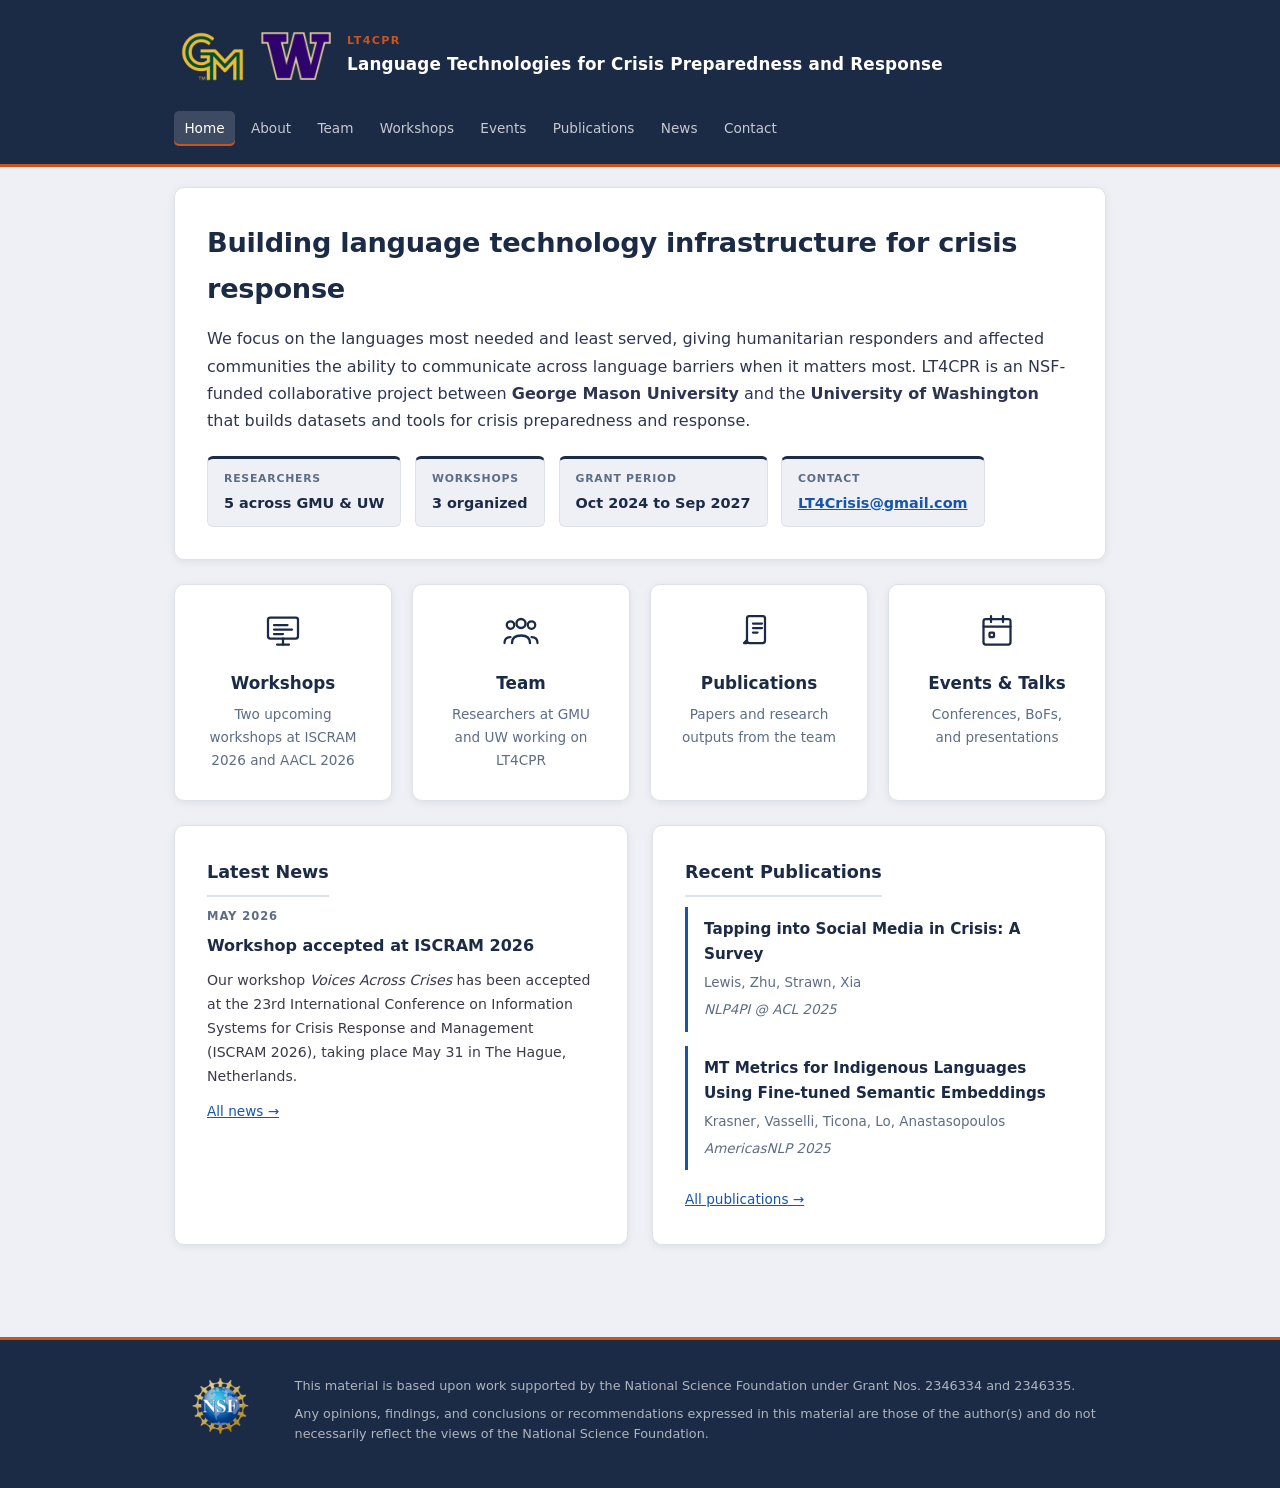
<file: index.html>
<!doctype html>
<html lang="en">
<head>
  <meta charset="utf-8" />
  <meta name="viewport" content="width=device-width, initial-scale=1" />
  <title>LT4CPR — Language Technologies for Crisis Preparedness and Response</title>
  <meta name="description" content="Building language technology infrastructure to help everyone communicate during crises. An NSF-funded collaborative project between George Mason University and the University of Washington." />
  <link rel="stylesheet" href="style.css" />
</head>
<body>

<header class="site-header">
  <div class="container">
    <div class="brand">
      <div class="brand-logos">
        <img src="img/George Mason Monogram-1.png" alt="George Mason University" />
        <img src="img/Washington_Huskies_logo.svg.png" alt="University of Washington" />
      </div>
      <div class="brand-text">
        <div class="title">LT4CPR</div>
        <div class="subtitle">Language Technologies for Crisis Preparedness and Response</div>
      </div>
    </div>
    <nav class="nav">
      <a href="index.html" class="active">Home</a>
      <a href="about.html">About</a>
      <a href="team.html">Team</a>
      <a href="workshops.html">Workshops</a>
      <a href="events.html">Events</a>
      <a href="publications.html">Publications</a>
      <a href="news.html">News</a>
      <a href="contact.html">Contact</a>
    </nav>
  </div>
</header>

<main>
  <div class="container">

    <div class="card">
      <h1>Building language technology infrastructure for crisis response</h1>
      <p>
        We focus on the languages most needed and least served, giving humanitarian
        responders and affected communities the ability to communicate across
        language barriers when it matters most.
        LT4CPR is an NSF-funded collaborative project between
        <strong>George Mason University</strong> and the <strong>University of Washington</strong>
        that builds datasets and tools for crisis preparedness and response.
      </p>

      <div class="callouts">
        <div class="callout">
          <div class="label">Researchers</div>
          <div class="value">5 across GMU &amp; UW</div>
        </div>
        <div class="callout">
          <div class="label">Workshops</div>
          <div class="value">3 organized</div>
        </div>
        <div class="callout">
          <div class="label">Grant Period</div>
          <div class="value">Oct 2024 to Sep 2027</div>
        </div>
        <div class="callout">
          <div class="label">Contact</div>
          <div class="value"><a href="mailto:LT4Crisis@gmail.com">LT4Crisis@gmail.com</a></div>
        </div>
      </div>
    </div>

    <div class="highlight-boxes" style="grid-template-columns: repeat(4, 1fr);">
      <a class="highlight-box" href="workshops.html">
        <div class="hb-icon">
          <svg xmlns="http://www.w3.org/2000/svg" width="24" height="24" viewBox="0 0 24 24"
               fill="none" stroke="currentColor" stroke-width="1.5"
               stroke-linecap="round" stroke-linejoin="round"
               role="img" aria-label="Workshop">
            <title>Workshop</title>
            <rect x="2" y="3" width="20" height="14" rx="1.5"/>
            <line x1="6"  y1="8"  x2="15" y2="8"/>
            <line x1="6"  y1="11" x2="18" y2="11"/>
            <line x1="6"  y1="14" x2="12" y2="14"/>
            <line x1="12" y1="17" x2="12" y2="21"/>
            <line x1="8"  y1="21" x2="16" y2="21"/>
          </svg>
        </div>
        <h3>Workshops</h3>
        <p>Two upcoming workshops at ISCRAM 2026 and AACL 2026</p>
      </a>
      <a class="highlight-box" href="team.html">
        <div class="hb-icon">
          <svg xmlns="http://www.w3.org/2000/svg" width="24" height="24" viewBox="0 0 24 24"
               fill="none" stroke="currentColor" stroke-width="1.5"
               stroke-linecap="round" stroke-linejoin="round"
               role="img" aria-label="Team">
            <title>Team</title>
            <circle cx="5"  cy="8" r="2.5"/>
            <path d="M1 20q0-4 4-4"/>
            <circle cx="19" cy="8" r="2.5"/>
            <path d="M23 20q0-4-4-4"/>
            <circle cx="12" cy="7" r="3" stroke-width="1.6"/>
            <path d="M6 20q0-5 6-5t6 5" stroke-width="1.6"/>
          </svg>
        </div>
        <h3>Team</h3>
        <p>Researchers at GMU and UW working on LT4CPR</p>
      </a>
      <a class="highlight-box" href="publications.html">
        <div class="hb-icon">
          <svg xmlns="http://www.w3.org/2000/svg" width="24" height="24" viewBox="0 0 24 24"
               fill="none" stroke="currentColor" stroke-width="1.5"
               stroke-linecap="round" stroke-linejoin="round"
               role="img" aria-label="Publications">
            <title>Publications</title>
            <rect x="4" y="2" width="12" height="18" rx="1.5"/>
            <polyline points="4 18 2 20 4 20"/>
            <line x1="8" y1="7"  x2="14" y2="7"/>
            <line x1="8" y1="10" x2="14" y2="10"/>
            <line x1="8" y1="13" x2="11" y2="13"/>
          </svg>
        </div>
        <h3>Publications</h3>
        <p>Papers and research outputs from the team</p>
      </a>
      <a class="highlight-box" href="events.html">
        <div class="hb-icon">
          <svg xmlns="http://www.w3.org/2000/svg" width="24" height="24" viewBox="0 0 24 24"
               fill="none" stroke="currentColor" stroke-width="1.5"
               stroke-linecap="round" stroke-linejoin="round"
               role="img" aria-label="Events">
            <title>Events</title>
            <rect x="3" y="4" width="18" height="17" rx="1.5"/>
            <line x1="3"  y1="9" x2="21" y2="9"/>
            <line x1="8"  y1="2" x2="8"  y2="6"/>
            <line x1="16" y1="2" x2="16" y2="6"/>
            <rect x="7" y="13" width="3" height="3" rx=".5"/>
          </svg>
        </div>
        <h3>Events &amp; Talks</h3>
        <p>Conferences, BoFs, and presentations</p>
      </a>
    </div>

    <div class="grid">
      <div class="card">
        <h2>Latest News</h2>
        <div class="news-post" style="margin-bottom:0; padding-bottom:0; border-bottom:none;">
          <div class="news-date">May 2026</div>
          <h3 style="font-size:1rem;">Workshop accepted at ISCRAM 2026</h3>
          <p style="font-size:.88rem;">
            Our workshop <em>Voices Across Crises</em> has been accepted at the 23rd
            International Conference on Information Systems for Crisis Response and
            Management (ISCRAM 2026), taking place May 31 in The Hague, Netherlands.
          </p>
          <a href="news.html" style="font-size:.85rem;">All news →</a>
        </div>
      </div>

      <div class="card">
        <h2>Recent Publications</h2>
        <div class="pub" style="margin-bottom:.9rem;">
          <div class="pub-title">Tapping into Social Media in Crisis: A Survey</div>
          <div class="pub-authors">Lewis, Zhu, Strawn, Xia</div>
          <div class="pub-venue">NLP4PI @ ACL 2025</div>
        </div>
        <div class="pub" style="margin-bottom:.9rem;">
          <div class="pub-title">MT Metrics for Indigenous Languages Using Fine-tuned Semantic Embeddings</div>
          <div class="pub-authors">Krasner, Vasselli, Ticona, Lo, Anastasopoulos</div>
          <div class="pub-venue">AmericasNLP 2025</div>
        </div>
        <a href="publications.html" style="font-size:.85rem;">All publications →</a>
      </div>
    </div>

  </div>
</main>

<footer class="site-footer">
  <div class="container">
    <div class="footer-inner">
      <img src="img/NSF_Official_logo_Med_Res_600ppi_rectangle.png" alt="NSF" />
      <div>
        <p>This material is based upon work supported by the National Science Foundation
           under Grant Nos. 2346334 and 2346335.</p>
        <p>Any opinions, findings, and conclusions or recommendations expressed in this
           material are those of the author(s) and do not necessarily reflect the views
           of the National Science Foundation.</p>
      </div>
    </div>
  </div>
</footer>

</body>
</html>
</file>
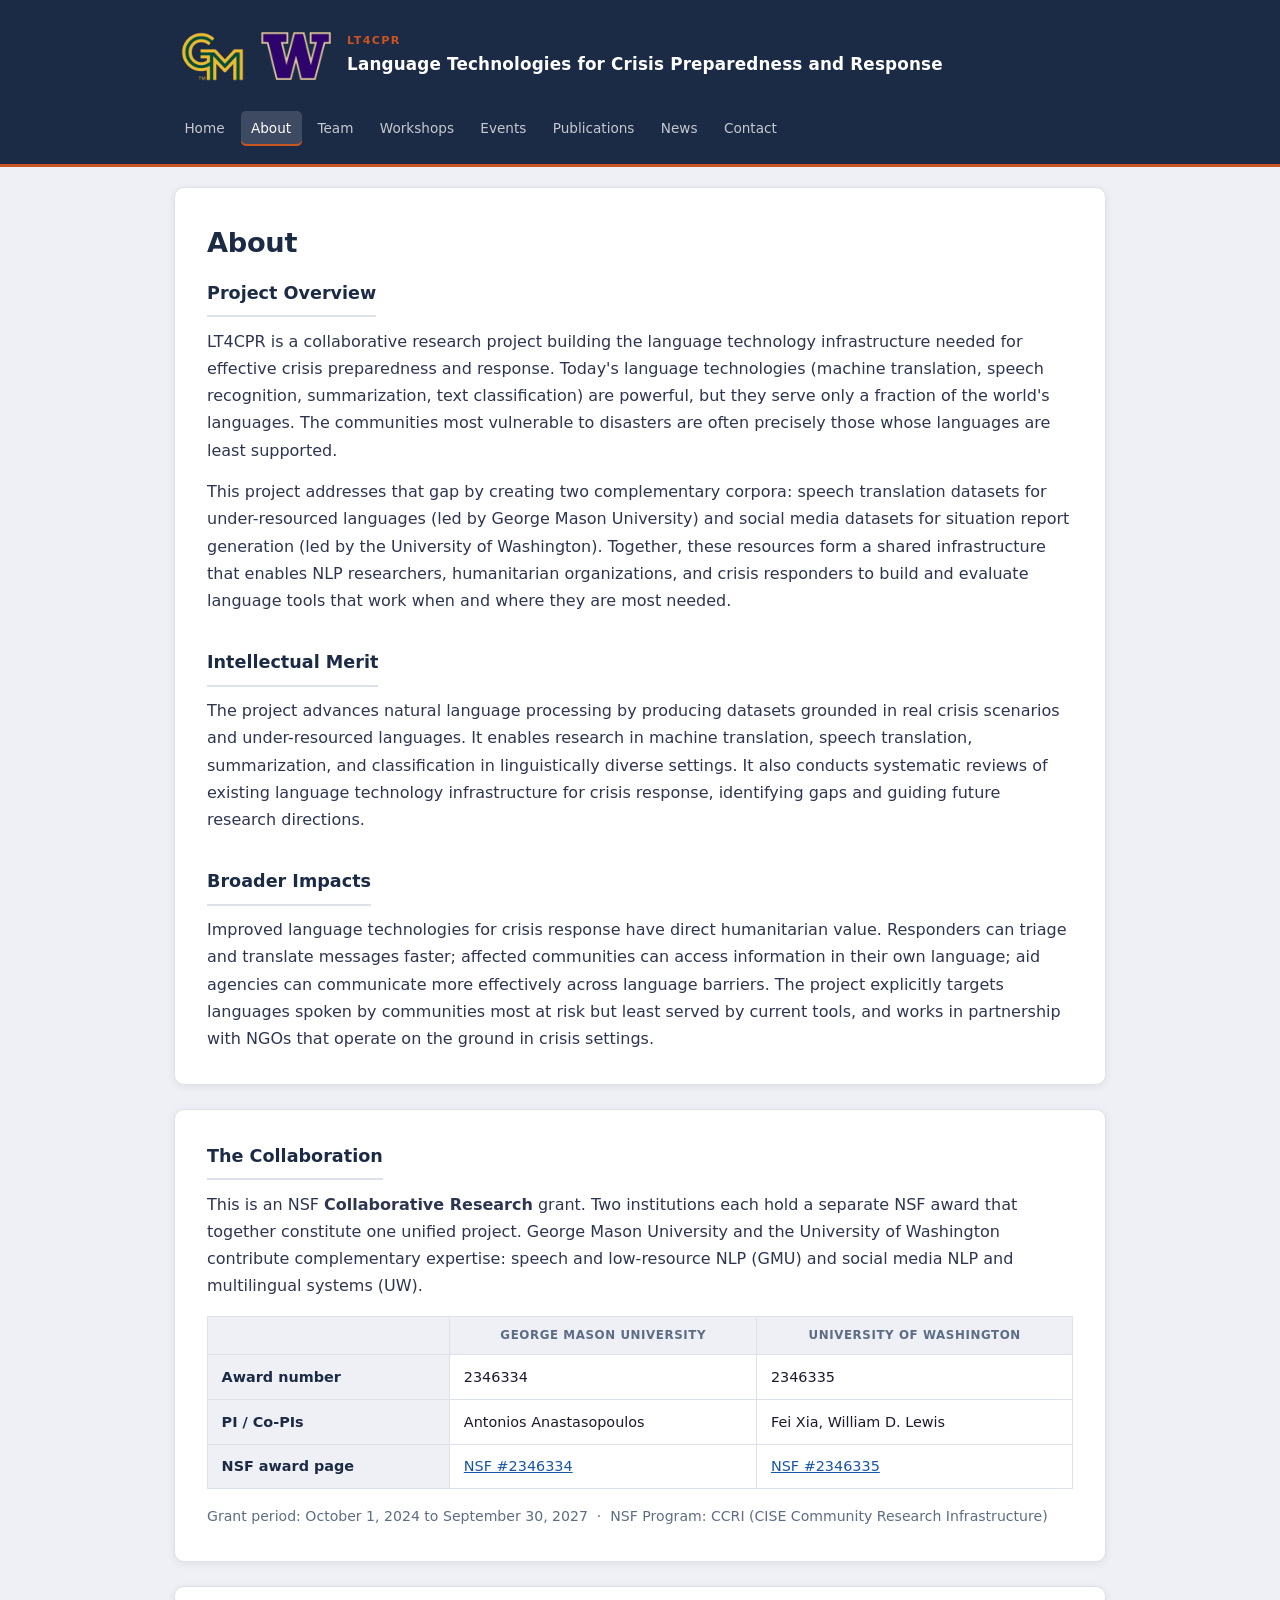
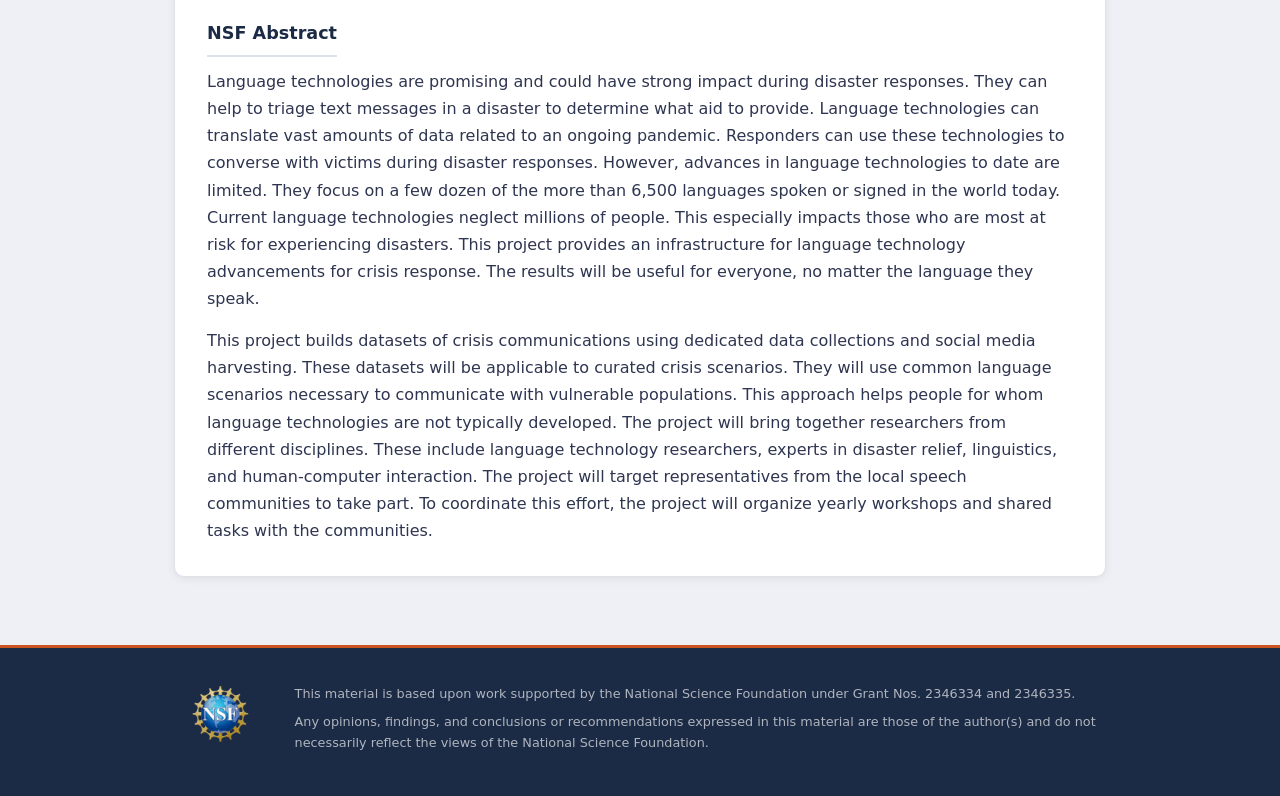
<file: about.html>
<!doctype html>
<html lang="en">
<head>
  <meta charset="utf-8" />
  <meta name="viewport" content="width=device-width, initial-scale=1" />
  <title>About | LT4CPR</title>
  <meta name="description" content="About the LT4CPR project, an NSF collaborative research grant building language technology infrastructure for crisis preparedness and response." />
  <link rel="stylesheet" href="style.css" />
</head>
<body>

<header class="site-header">
  <div class="container">
    <div class="brand">
      <div class="brand-logos">
        <img src="img/George Mason Monogram-1.png" alt="George Mason University" />
        <img src="img/Washington_Huskies_logo.svg.png" alt="University of Washington" />
      </div>
      <div class="brand-text">
        <div class="title">LT4CPR</div>
        <div class="subtitle">Language Technologies for Crisis Preparedness and Response</div>
      </div>
    </div>
    <nav class="nav">
      <a href="index.html">Home</a>
      <a href="about.html" class="active">About</a>
      <a href="team.html">Team</a>
      <a href="workshops.html">Workshops</a>
      <a href="events.html">Events</a>
      <a href="publications.html">Publications</a>
      <a href="news.html">News</a>
      <a href="contact.html">Contact</a>
    </nav>
  </div>
</header>

<main>
  <div class="container">

    <div class="card">
      <h1>About</h1>

      <h2>Project Overview</h2>
      <p>
        LT4CPR is a collaborative research project building the language technology
        infrastructure needed for effective crisis preparedness and response. Today's
        language technologies (machine translation, speech recognition, summarization,
        text classification) are powerful, but they serve only a fraction of the world's
        languages. The communities most vulnerable to disasters are often precisely those
        whose languages are least supported.
      </p>
      <p>
        This project addresses that gap by creating two complementary corpora:
        speech translation datasets for under-resourced languages (led by
        George Mason University) and social media datasets for situation report
        generation (led by the University of Washington). Together, these resources
        form a shared infrastructure that enables NLP researchers, humanitarian
        organizations, and crisis responders to build and evaluate language tools
        that work when and where they are most needed.
      </p>

      <h2 style="margin-top:1.25rem;">Intellectual Merit</h2>
      <p>
        The project advances natural language processing by producing datasets grounded
        in real crisis scenarios and under-resourced languages. It enables research in
        machine translation, speech translation, summarization, and classification in
        linguistically diverse settings. It also conducts systematic reviews of existing
        language technology infrastructure for crisis response, identifying gaps and
        guiding future research directions.
      </p>

      <h2 style="margin-top:1.25rem;">Broader Impacts</h2>
      <p>
        Improved language technologies for crisis response have direct humanitarian value.
        Responders can triage and translate messages faster; affected communities can
        access information in their own language; aid agencies can communicate more
        effectively across language barriers. The project explicitly targets languages
        spoken by communities most at risk but least served by current tools, and works
        in partnership with NGOs that operate on the ground in crisis settings.
      </p>
    </div>

    <div class="card">
      <h2>The Collaboration</h2>
      <p>
        This is an NSF <strong>Collaborative Research</strong> grant. Two institutions
        each hold a separate NSF award that together constitute one unified project.
        George Mason University and the University of Washington contribute
        complementary expertise: speech and low-resource NLP (GMU) and
        social media NLP and multilingual systems (UW).
      </p>

      <table class="grant-table">
        <thead>
          <tr>
            <th></th>
            <th>George Mason University</th>
            <th>University of Washington</th>
          </tr>
        </thead>
        <tbody>
          <tr>
            <td>Award number</td>
            <td>2346334</td>
            <td>2346335</td>
          </tr>
          <tr>
            <td>PI / Co-PIs</td>
            <td>Antonios Anastasopoulos</td>
            <td>Fei Xia, William D. Lewis</td>
          </tr>
          <tr>
            <td>NSF award page</td>
            <td><a href="https://www.nsf.gov/awardsearch/show-award/?AWD_ID=2346334" target="_blank">NSF #2346334</a></td>
            <td><a href="https://www.nsf.gov/awardsearch/show-award/?AWD_ID=2346335" target="_blank">NSF #2346335</a></td>
          </tr>
        </tbody>
      </table>

      <p style="margin-top:1rem; font-size:.88rem; color:var(--muted);">
        Grant period: October 1, 2024 to September 30, 2027 &nbsp;·&nbsp;
        NSF Program: CCRI (CISE Community Research Infrastructure)
      </p>
    </div>

    <div class="card">
      <h2>NSF Abstract</h2>
      <p>
        Language technologies are promising and could have strong impact during disaster
        responses. They can help to triage text messages in a disaster to determine what
        aid to provide. Language technologies can translate vast amounts of data related
        to an ongoing pandemic. Responders can use these technologies to converse with
        victims during disaster responses. However, advances in language technologies to
        date are limited. They focus on a few dozen of the more than 6,500 languages
        spoken or signed in the world today. Current language technologies neglect
        millions of people. This especially impacts those who are most at risk for
        experiencing disasters. This project provides an infrastructure for language
        technology advancements for crisis response. The results will be useful for
        everyone, no matter the language they speak.
      </p>
      <p>
        This project builds datasets of crisis communications using dedicated data
        collections and social media harvesting. These datasets will be applicable to
        curated crisis scenarios. They will use common language scenarios necessary to
        communicate with vulnerable populations. This approach helps people for whom
        language technologies are not typically developed. The project will bring together
        researchers from different disciplines. These include language technology
        researchers, experts in disaster relief, linguistics, and human-computer
        interaction. The project will target representatives from the local speech
        communities to take part. To coordinate this effort, the project will organize
        yearly workshops and shared tasks with the communities.
      </p>
    </div>

  </div>
</main>

<footer class="site-footer">
  <div class="container">
    <div class="footer-inner">
      <img src="img/NSF_Official_logo_Med_Res_600ppi_rectangle.png" alt="NSF" />
      <div>
        <p>This material is based upon work supported by the National Science Foundation
           under Grant Nos. 2346334 and 2346335.</p>
        <p>Any opinions, findings, and conclusions or recommendations expressed in this
           material are those of the author(s) and do not necessarily reflect the views
           of the National Science Foundation.</p>
      </div>
    </div>
  </div>
</footer>

</body>
</html>
</file>
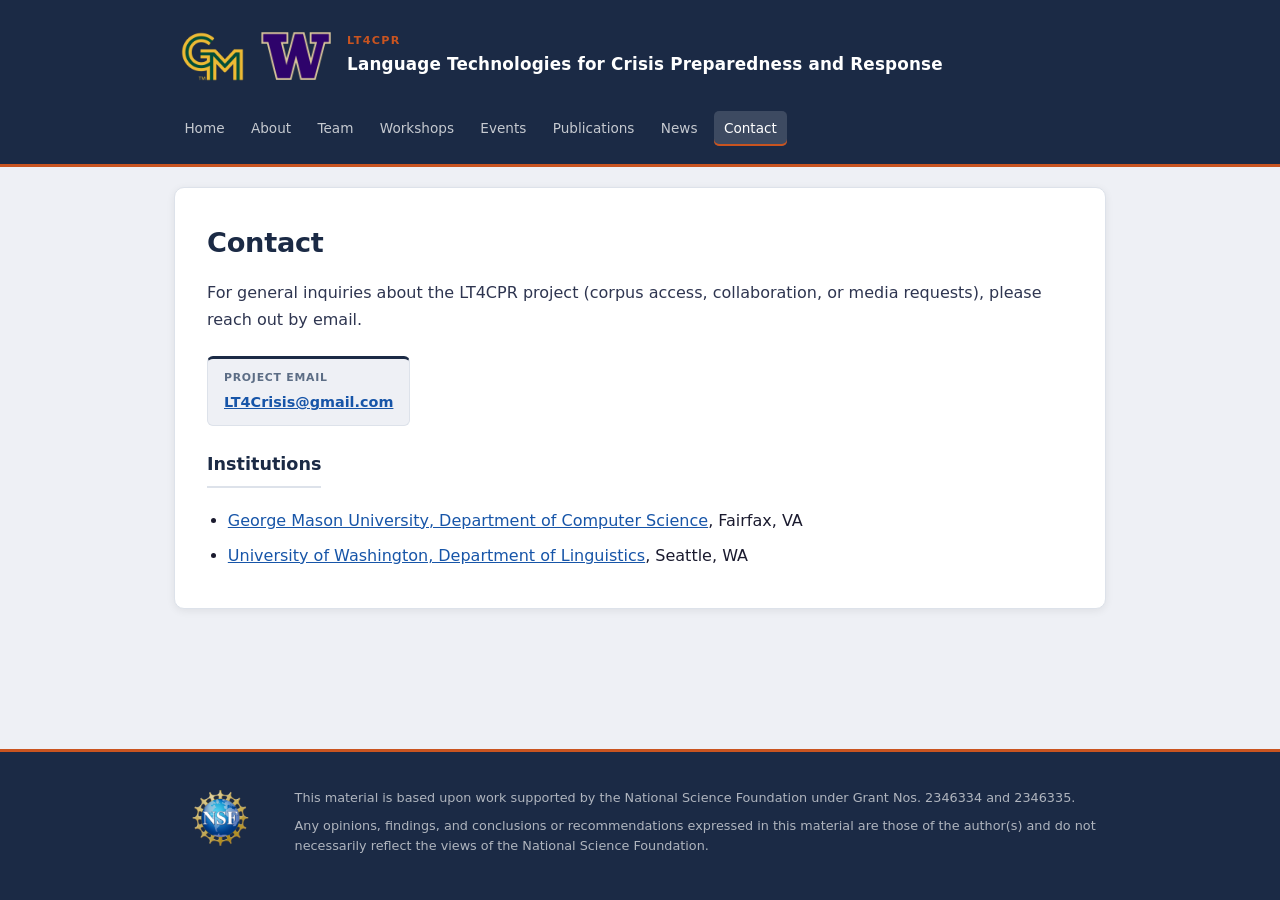
<file: contact.html>
<!doctype html>
<html lang="en">
<head>
  <meta charset="utf-8" />
  <meta name="viewport" content="width=device-width, initial-scale=1" />
  <title>Contact | LT4CPR</title>
  <meta name="description" content="Contact the LT4CPR project team." />
  <link rel="stylesheet" href="style.css" />
</head>
<body>

<header class="site-header">
  <div class="container">
    <div class="brand">
      <div class="brand-logos">
        <img src="img/George Mason Monogram-1.png" alt="George Mason University" />
        <img src="img/Washington_Huskies_logo.svg.png" alt="University of Washington" />
      </div>
      <div class="brand-text">
        <div class="title">LT4CPR</div>
        <div class="subtitle">Language Technologies for Crisis Preparedness and Response</div>
      </div>
    </div>
    <nav class="nav">
      <a href="index.html">Home</a>
      <a href="about.html">About</a>
      <a href="team.html">Team</a>
      <a href="workshops.html">Workshops</a>
      <a href="events.html">Events</a>
      <a href="publications.html">Publications</a>
      <a href="news.html">News</a>
      <a href="contact.html" class="active">Contact</a>
    </nav>
  </div>
</header>

<main>
  <div class="container">

    <div class="card">
      <h1>Contact</h1>

      <p>
        For general inquiries about the LT4CPR project (corpus access,
        collaboration, or media requests), please reach out by email.
      </p>

      <div class="callouts" style="margin-bottom:1.5rem;">
        <div class="callout">
          <div class="label">Project Email</div>
          <div class="value"><a href="mailto:LT4Crisis@gmail.com">LT4Crisis@gmail.com</a></div>
        </div>
      </div>

      <h2>Institutions</h2>
      <ul style="margin-top:.5rem;">
        <li>
          <a href="https://cs.gmu.edu" target="_blank">George Mason University, Department of Computer Science</a>,
          Fairfax, VA
        </li>
        <li style="margin-top:.5rem;">
          <a href="https://linguistics.washington.edu" target="_blank">University of Washington, Department of Linguistics</a>,
          Seattle, WA
        </li>
      </ul>
    </div>

  </div>
</main>

<footer class="site-footer">
  <div class="container">
    <div class="footer-inner">
      <img src="img/NSF_Official_logo_Med_Res_600ppi_rectangle.png" alt="NSF" />
      <div>
        <p>This material is based upon work supported by the National Science Foundation
           under Grant Nos. 2346334 and 2346335.</p>
        <p>Any opinions, findings, and conclusions or recommendations expressed in this
           material are those of the author(s) and do not necessarily reflect the views
           of the National Science Foundation.</p>
      </div>
    </div>
  </div>
</footer>

</body>
</html>
</file>
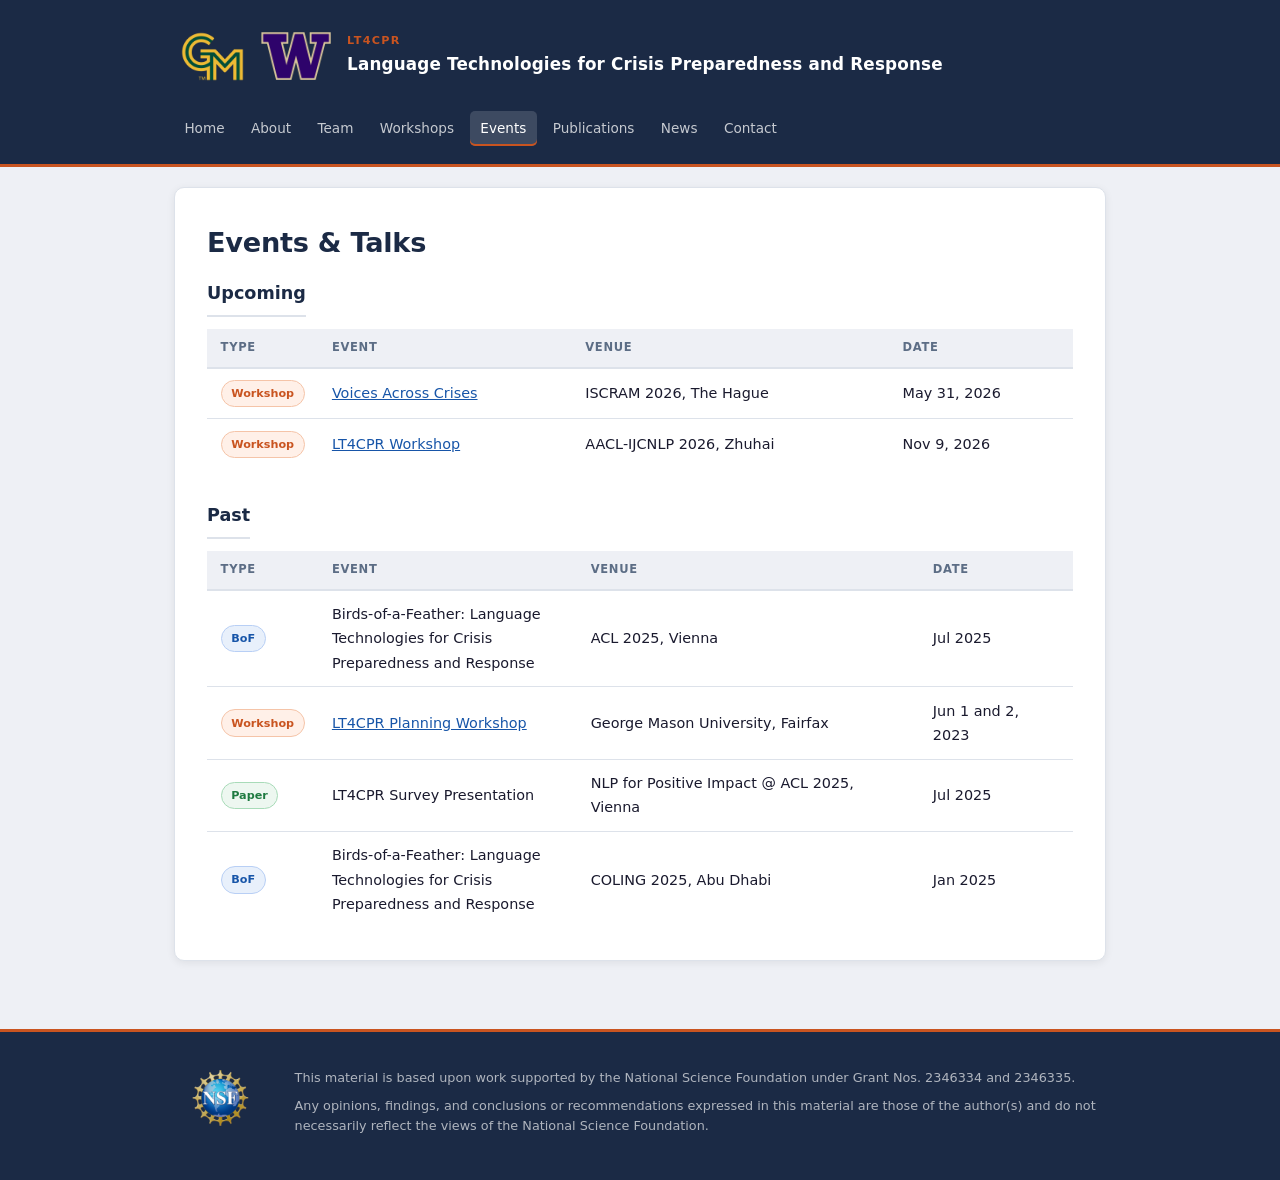
<file: events.html>
<!doctype html>
<html lang="en">
<head>
  <meta charset="utf-8" />
  <meta name="viewport" content="width=device-width, initial-scale=1" />
  <title>Events | LT4CPR</title>
  <meta name="description" content="Events, talks, and community activities by the LT4CPR project team." />
  <link rel="stylesheet" href="style.css" />
</head>
<body>

<header class="site-header">
  <div class="container">
    <div class="brand">
      <div class="brand-logos">
        <img src="img/George Mason Monogram-1.png" alt="George Mason University" />
        <img src="img/Washington_Huskies_logo.svg.png" alt="University of Washington" />
      </div>
      <div class="brand-text">
        <div class="title">LT4CPR</div>
        <div class="subtitle">Language Technologies for Crisis Preparedness and Response</div>
      </div>
    </div>
    <nav class="nav">
      <a href="index.html">Home</a>
      <a href="about.html">About</a>
      <a href="team.html">Team</a>
      <a href="workshops.html">Workshops</a>
      <a href="events.html" class="active">Events</a>
      <a href="publications.html">Publications</a>
      <a href="news.html">News</a>
      <a href="contact.html">Contact</a>
    </nav>
  </div>
</header>

<main>
  <div class="container">

    <div class="card">
      <h1>Events &amp; Talks</h1>

      <h2 style="margin-bottom:.75rem;">Upcoming</h2>
      <div class="table-wrap" style="margin-bottom:2rem;">
        <table class="events-table">
          <thead>
            <tr>
              <th>Type</th>
              <th>Event</th>
              <th class="col-venue">Venue</th>
              <th>Date</th>
            </tr>
          </thead>
          <tbody>
            <tr>
              <td><span class="tag tag-workshop">Workshop</span></td>
              <td><a href="workshops/voices-across-crises-iscram2026.html">Voices Across Crises</a></td>
              <td class="col-venue">ISCRAM 2026, The Hague</td>
              <td>May 31, 2026</td>
            </tr>
            <tr>
              <td><span class="tag tag-workshop">Workshop</span></td>
              <td><a href="workshops/lt4cpr-aacl2026.html">LT4CPR Workshop</a></td>
              <td class="col-venue">AACL-IJCNLP 2026, Zhuhai</td>
              <td>Nov 9, 2026</td>
            </tr>
          </tbody>
        </table>
      </div>

      <h2 style="margin-bottom:.75rem;">Past</h2>
      <div class="table-wrap">
        <table class="events-table">
          <thead>
            <tr>
              <th>Type</th>
              <th>Event</th>
              <th class="col-venue">Venue</th>
              <th>Date</th>
            </tr>
          </thead>
          <tbody>
            <tr>
              <td><span class="tag tag-bof">BoF</span></td>
              <td>Birds-of-a-Feather: Language Technologies for Crisis Preparedness and Response</td>
              <td class="col-venue">ACL 2025, Vienna</td>
              <td>Jul 2025</td>
            </tr>
            <tr>
              <td><span class="tag tag-workshop">Workshop</span></td>
              <td><a href="https://nlp.cs.gmu.edu/post/lt4cpr/" target="_blank" rel="noopener">LT4CPR Planning Workshop</a></td>
              <td class="col-venue">George Mason University, Fairfax</td>
              <td>Jun 1 and 2, 2023</td>
            </tr>
            <tr>
              <td><span class="tag tag-paper">Paper</span></td>
              <td>LT4CPR Survey Presentation</td>
              <td class="col-venue">NLP for Positive Impact @ ACL 2025, Vienna</td>
              <td>Jul 2025</td>
            </tr>
            <tr>
              <td><span class="tag tag-bof">BoF</span></td>
              <td>Birds-of-a-Feather: Language Technologies for Crisis Preparedness and Response</td>
              <td class="col-venue">COLING 2025, Abu Dhabi</td>
              <td>Jan 2025</td>
            </tr>
          </tbody>
        </table>
      </div>
    </div>

  </div>
</main>

<footer class="site-footer">
  <div class="container">
    <div class="footer-inner">
      <img src="img/NSF_Official_logo_Med_Res_600ppi_rectangle.png" alt="NSF" />
      <div>
        <p>This material is based upon work supported by the National Science Foundation
           under Grant Nos. 2346334 and 2346335.</p>
        <p>Any opinions, findings, and conclusions or recommendations expressed in this
           material are those of the author(s) and do not necessarily reflect the views
           of the National Science Foundation.</p>
      </div>
    </div>
  </div>
</footer>

</body>
</html>
</file>
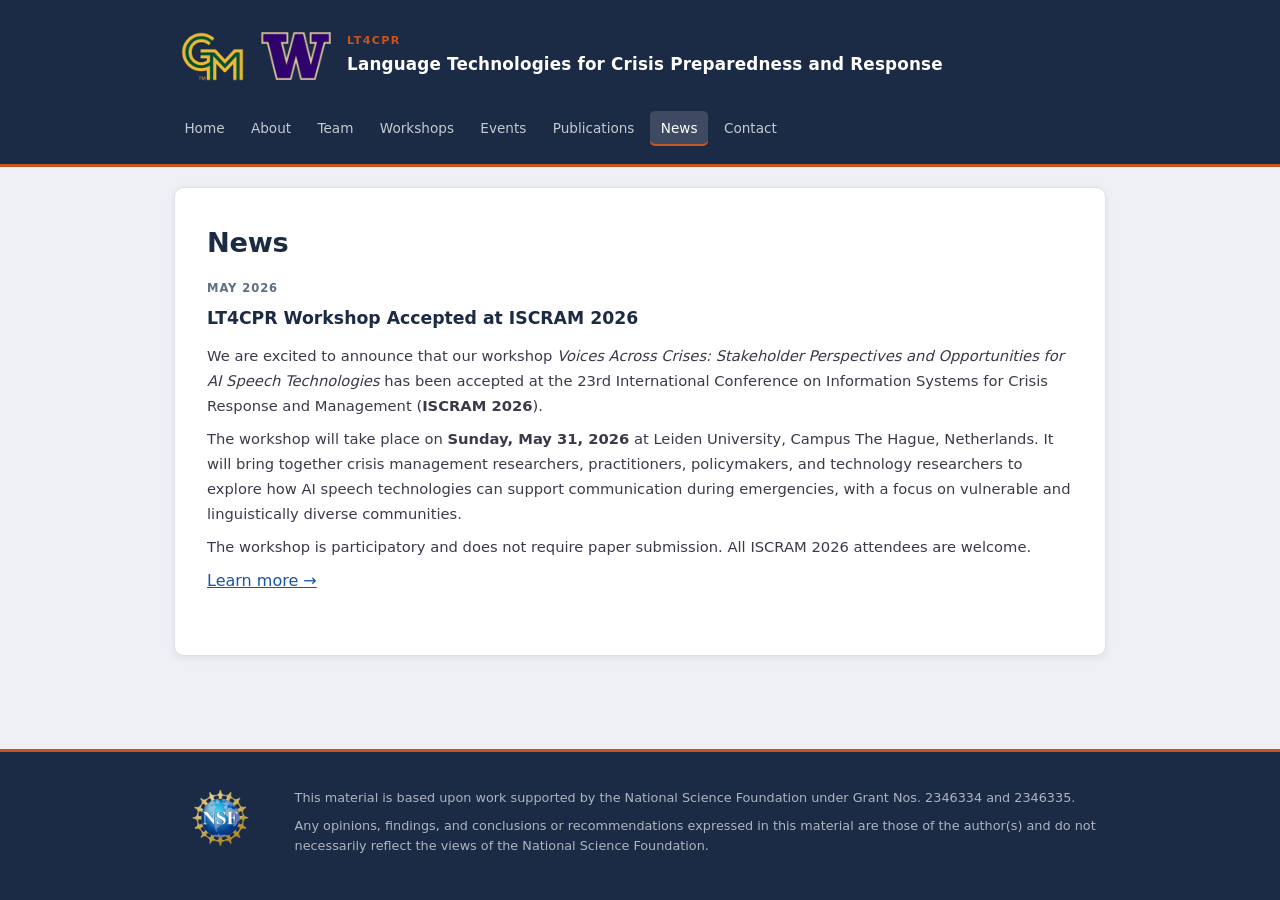
<file: news.html>
<!doctype html>
<html lang="en">
<head>
  <meta charset="utf-8" />
  <meta name="viewport" content="width=device-width, initial-scale=1" />
  <title>News | LT4CPR</title>
  <meta name="description" content="News and updates from the LT4CPR project." />
  <link rel="stylesheet" href="style.css" />
</head>
<body>

<header class="site-header">
  <div class="container">
    <div class="brand">
      <div class="brand-logos">
        <img src="img/George Mason Monogram-1.png" alt="George Mason University" />
        <img src="img/Washington_Huskies_logo.svg.png" alt="University of Washington" />
      </div>
      <div class="brand-text">
        <div class="title">LT4CPR</div>
        <div class="subtitle">Language Technologies for Crisis Preparedness and Response</div>
      </div>
    </div>
    <nav class="nav">
      <a href="index.html">Home</a>
      <a href="about.html">About</a>
      <a href="team.html">Team</a>
      <a href="workshops.html">Workshops</a>
      <a href="events.html">Events</a>
      <a href="publications.html">Publications</a>
      <a href="news.html" class="active">News</a>
      <a href="contact.html">Contact</a>
    </nav>
  </div>
</header>

<main>
  <div class="container">
    <div class="card">
      <h1>News</h1>

      <div class="news-post">
        <div class="news-date">May 2026</div>
        <h3>LT4CPR Workshop Accepted at ISCRAM 2026</h3>
        <p>
          We are excited to announce that our workshop <em>Voices Across Crises:
          Stakeholder Perspectives and Opportunities for AI Speech Technologies</em>
          has been accepted at the 23rd International Conference on Information Systems
          for Crisis Response and Management (<strong>ISCRAM 2026</strong>).
        </p>
        <p>
          The workshop will take place on <strong>Sunday, May 31, 2026</strong> at
          Leiden University, Campus The Hague, Netherlands. It will bring together
          crisis management researchers, practitioners, policymakers, and technology
          researchers to explore how AI speech technologies can support communication
          during emergencies, with a focus on vulnerable and linguistically diverse
          communities.
        </p>
        <p>
          The workshop is participatory and does not require paper submission.
          All ISCRAM 2026 attendees are welcome.
        </p>
        <a href="workshops/voices-across-crises-iscram2026.html">Learn more →</a>
      </div>

    </div>
  </div>
</main>

<footer class="site-footer">
  <div class="container">
    <div class="footer-inner">
      <img src="img/NSF_Official_logo_Med_Res_600ppi_rectangle.png" alt="NSF" />
      <div>
        <p>This material is based upon work supported by the National Science Foundation
           under Grant Nos. 2346334 and 2346335.</p>
        <p>Any opinions, findings, and conclusions or recommendations expressed in this
           material are those of the author(s) and do not necessarily reflect the views
           of the National Science Foundation.</p>
      </div>
    </div>
  </div>
</footer>

</body>
</html>
</file>
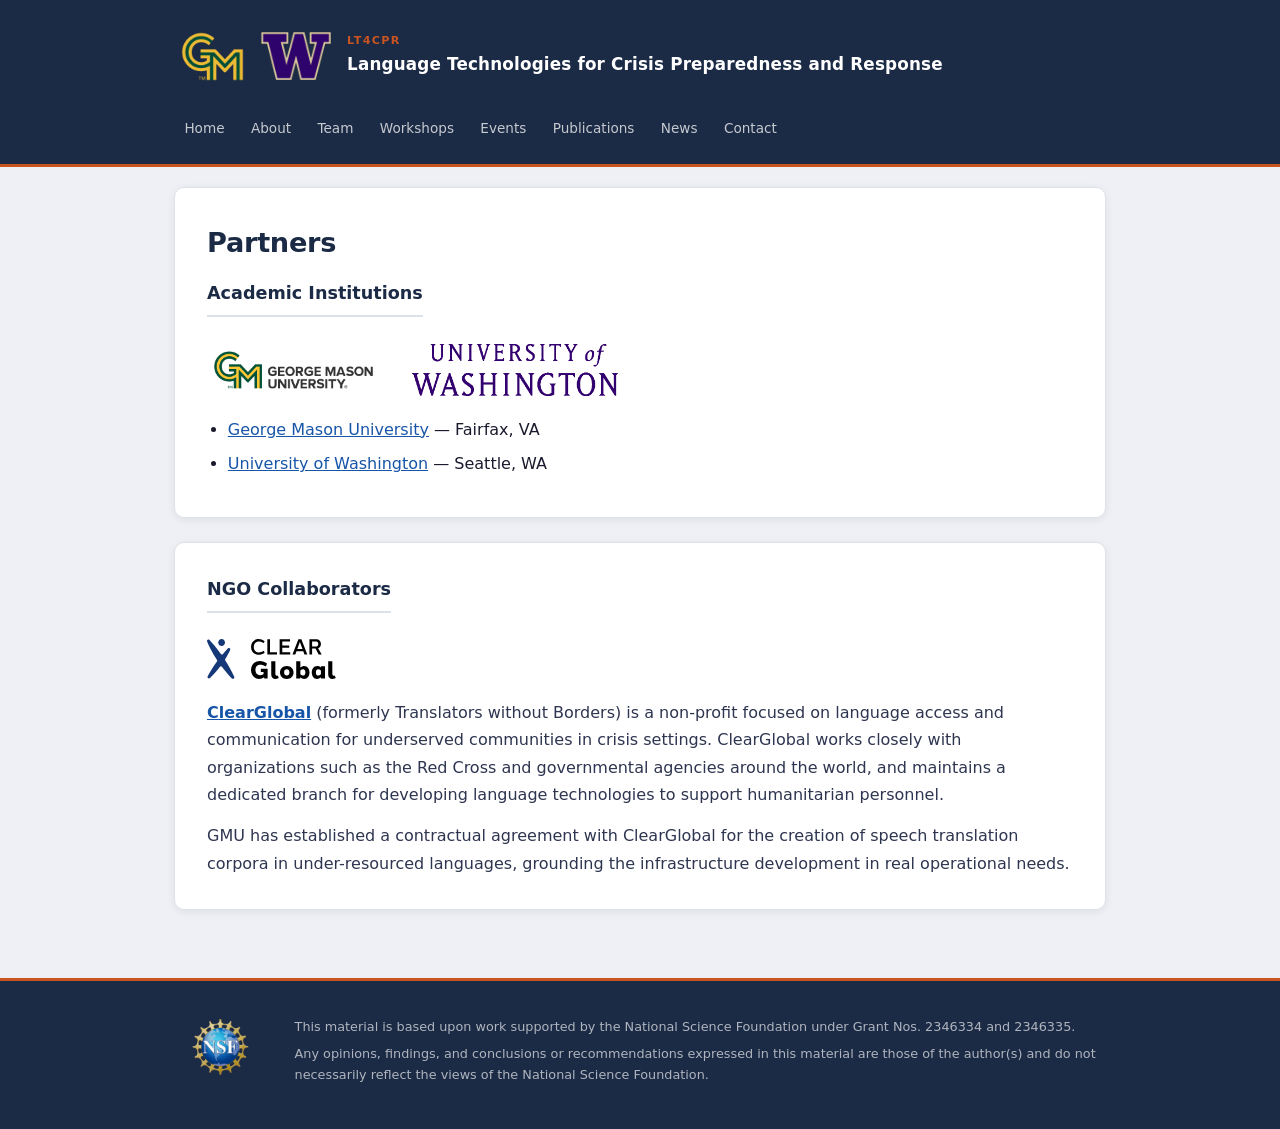
<file: partners.html>
<!doctype html>
<html lang="en">
<head>
  <meta charset="utf-8" />
  <meta name="viewport" content="width=device-width, initial-scale=1" />
  <title>Partners | LT4CPR</title>
  <meta name="description" content="Academic and NGO partners of the LT4CPR project." />
  <link rel="stylesheet" href="style.css" />
</head>
<body>

<header class="site-header">
  <div class="container">
    <div class="brand">
      <div class="brand-logos">
        <img src="img/George Mason Monogram-1.png" alt="George Mason University" />
        <img src="img/Washington_Huskies_logo.svg.png" alt="University of Washington" />
      </div>
      <div class="brand-text">
        <div class="title">LT4CPR</div>
        <div class="subtitle">Language Technologies for Crisis Preparedness and Response</div>
      </div>
    </div>
    <nav class="nav">
      <a href="index.html">Home</a>
      <a href="about.html">About</a>
      <a href="team.html">Team</a>
      <a href="workshops.html">Workshops</a>
      <a href="events.html">Events</a>
      <a href="publications.html">Publications</a>
      <a href="news.html">News</a>
      <a href="contact.html">Contact</a>
    </nav>
  </div>
</header>

<main>
  <div class="container">

    <div class="card">
      <h1>Partners</h1>

      <h2>Academic Institutions</h2>
      <div class="partner-logos" style="margin-bottom:1.25rem;">
        <img src="img/George Mason University 4C H.png" alt="George Mason University" style="height:52px;" />
        <img src="img/Wordmark_stacked_Purple_RGB.png" alt="University of Washington" style="height:52px;" />
      </div>
      <ul>
        <li><a href="https://www.gmu.edu" target="_blank">George Mason University</a> — Fairfax, VA</li>
        <li><a href="https://www.uw.edu" target="_blank">University of Washington</a> — Seattle, WA</li>
      </ul>
    </div>

    <div class="card">
      <h2>NGO Collaborators</h2>
      <div class="partner-logos" style="margin-bottom:1.25rem;">
        <img src="img/CG_Logo_horizontal_primary_RGB.svg" alt="ClearGlobal" style="height:40px;" />
      </div>
      <p>
        <a href="https://clearglobal.org" target="_blank"><strong>ClearGlobal</strong></a>
        (formerly Translators without Borders) is a non-profit focused on language access
        and communication for underserved communities in crisis settings. ClearGlobal
        works closely with organizations such as the Red Cross and governmental agencies
        around the world, and maintains a dedicated branch for developing language
        technologies to support humanitarian personnel.
      </p>
      <p>
        GMU has established a contractual agreement with ClearGlobal for the creation
        of speech translation corpora in under-resourced languages, grounding the
        infrastructure development in real operational needs.
      </p>
    </div>

  </div>
</main>

<footer class="site-footer">
  <div class="container">
    <div class="footer-inner">
      <img src="img/NSF_Official_logo_Med_Res_600ppi_rectangle.png" alt="NSF" />
      <div>
        <p>This material is based upon work supported by the National Science Foundation
           under Grant Nos. 2346334 and 2346335.</p>
        <p>Any opinions, findings, and conclusions or recommendations expressed in this
           material are those of the author(s) and do not necessarily reflect the views
           of the National Science Foundation.</p>
      </div>
    </div>
  </div>
</footer>

</body>
</html>
</file>
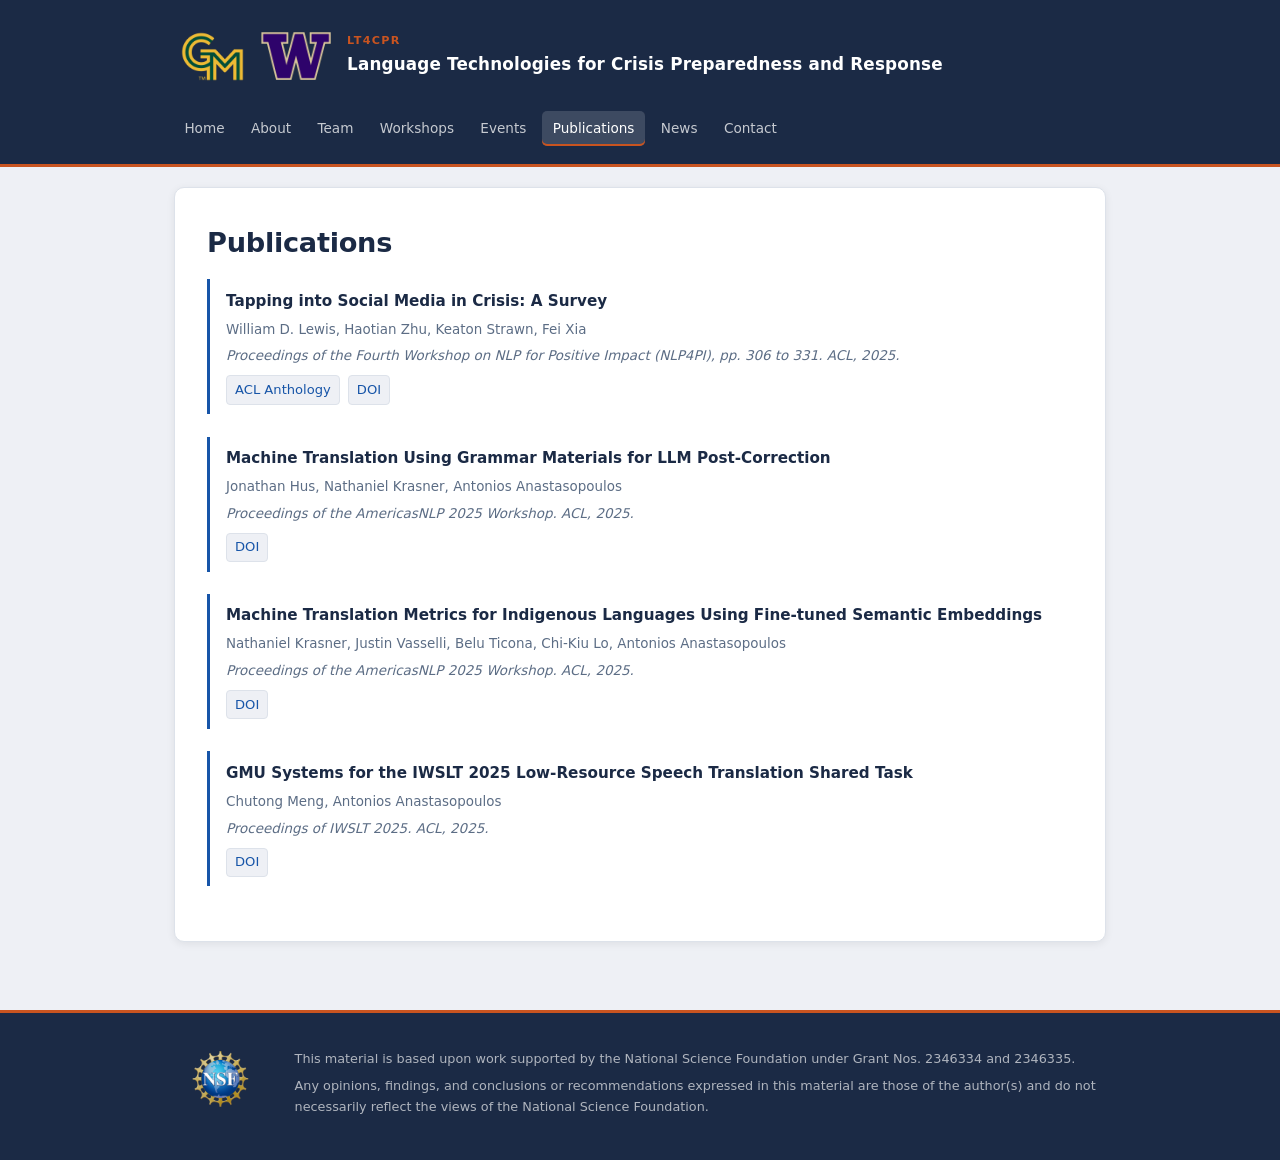
<file: publications.html>
<!doctype html>
<html lang="en">
<head>
  <meta charset="utf-8" />
  <meta name="viewport" content="width=device-width, initial-scale=1" />
  <title>Publications | LT4CPR</title>
  <meta name="description" content="Publications by the LT4CPR project team." />
  <link rel="stylesheet" href="style.css" />
</head>
<body>

<header class="site-header">
  <div class="container">
    <div class="brand">
      <div class="brand-logos">
        <img src="img/George Mason Monogram-1.png" alt="George Mason University" />
        <img src="img/Washington_Huskies_logo.svg.png" alt="University of Washington" />
      </div>
      <div class="brand-text">
        <div class="title">LT4CPR</div>
        <div class="subtitle">Language Technologies for Crisis Preparedness and Response</div>
      </div>
    </div>
    <nav class="nav">
      <a href="index.html">Home</a>
      <a href="about.html">About</a>
      <a href="team.html">Team</a>
      <a href="workshops.html">Workshops</a>
      <a href="events.html">Events</a>
      <a href="publications.html" class="active">Publications</a>
      <a href="news.html">News</a>
      <a href="contact.html">Contact</a>
    </nav>
  </div>
</header>

<main>
  <div class="container">

    <div class="card">
      <h1>Publications</h1>

      <div class="pub">
        <div class="pub-title">Tapping into Social Media in Crisis: A Survey</div>
        <div class="pub-authors">William D. Lewis, Haotian Zhu, Keaton Strawn, Fei Xia</div>
        <div class="pub-venue">Proceedings of the Fourth Workshop on NLP for Positive Impact (NLP4PI), pp. 306 to 331. ACL, 2025.</div>
        <div class="pub-links">
          <a href="https://aclanthology.org/2025.nlp4pi-1.27/" target="_blank">ACL Anthology</a>
          <a href="https://doi.org/10.18653/v1/2025.nlp4pi-1.27" target="_blank">DOI</a>
        </div>
      </div>

      <div class="pub">
        <div class="pub-title">Machine Translation Using Grammar Materials for LLM Post-Correction</div>
        <div class="pub-authors">Jonathan Hus, Nathaniel Krasner, Antonios Anastasopoulos</div>
        <div class="pub-venue">Proceedings of the AmericasNLP 2025 Workshop. ACL, 2025.</div>
        <div class="pub-links">
          <a href="https://doi.org/10.18653/v1/2025.americasnlp-1.10" target="_blank">DOI</a>
        </div>
      </div>

      <div class="pub">
        <div class="pub-title">Machine Translation Metrics for Indigenous Languages Using Fine-tuned Semantic Embeddings</div>
        <div class="pub-authors">Nathaniel Krasner, Justin Vasselli, Belu Ticona, Chi-Kiu Lo, Antonios Anastasopoulos</div>
        <div class="pub-venue">Proceedings of the AmericasNLP 2025 Workshop. ACL, 2025.</div>
        <div class="pub-links">
          <a href="https://doi.org/10.18653/v1/2025.americasnlp-1.11" target="_blank">DOI</a>
        </div>
      </div>

      <div class="pub">
        <div class="pub-title">GMU Systems for the IWSLT 2025 Low-Resource Speech Translation Shared Task</div>
        <div class="pub-authors">Chutong Meng, Antonios Anastasopoulos</div>
        <div class="pub-venue">Proceedings of IWSLT 2025. ACL, 2025.</div>
        <div class="pub-links">
          <a href="https://doi.org/10.18653/v1/2025.iwslt-1.29" target="_blank">DOI</a>
        </div>
      </div>

    </div>

  </div>
</main>

<footer class="site-footer">
  <div class="container">
    <div class="footer-inner">
      <img src="img/NSF_Official_logo_Med_Res_600ppi_rectangle.png" alt="NSF" />
      <div>
        <p>This material is based upon work supported by the National Science Foundation
           under Grant Nos. 2346334 and 2346335.</p>
        <p>Any opinions, findings, and conclusions or recommendations expressed in this
           material are those of the author(s) and do not necessarily reflect the views
           of the National Science Foundation.</p>
      </div>
    </div>
  </div>
</footer>

</body>
</html>
</file>
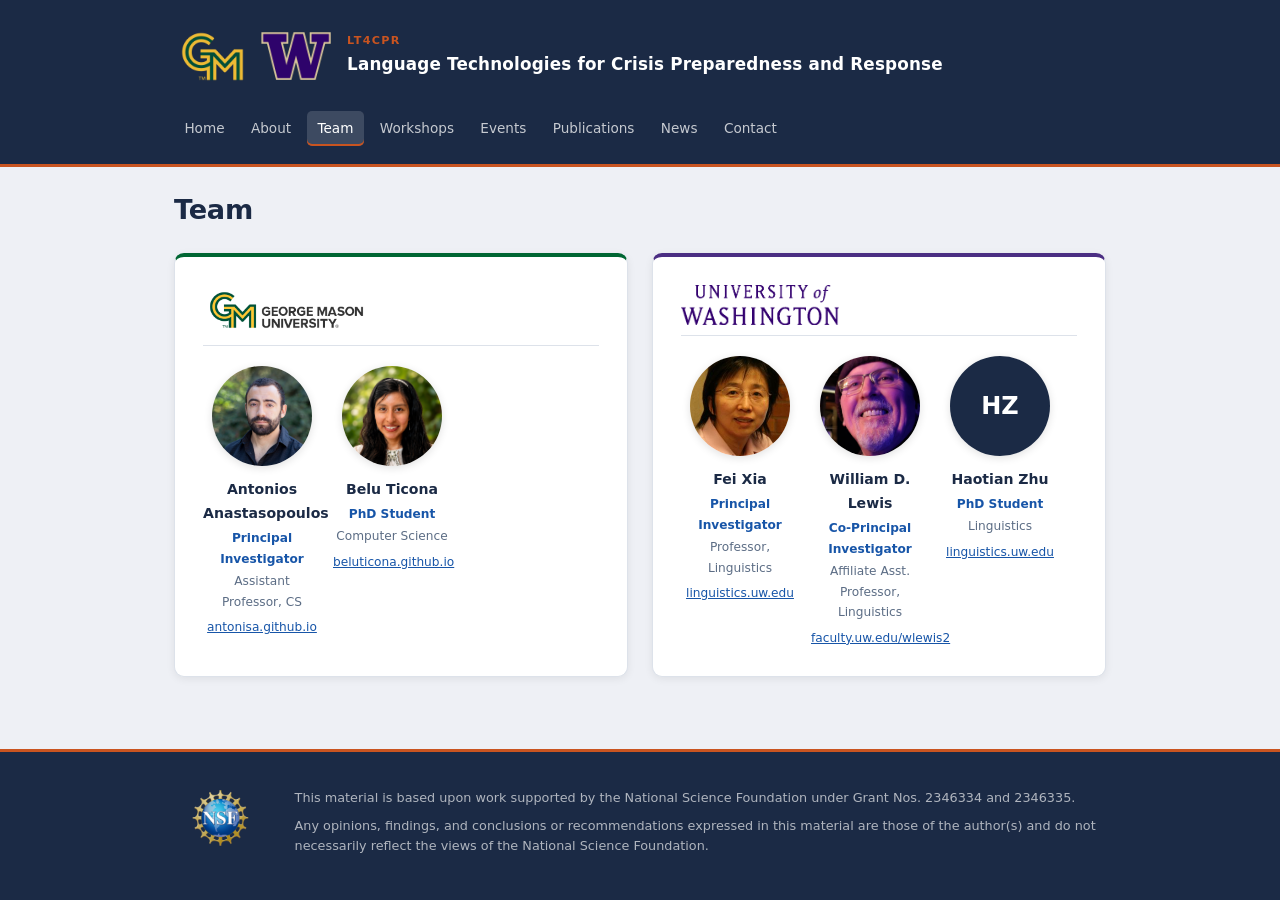
<file: team.html>
<!doctype html>
<html lang="en">
<head>
  <meta charset="utf-8" />
  <meta name="viewport" content="width=device-width, initial-scale=1" />
  <title>Team | LT4CPR</title>
  <meta name="description" content="The LT4CPR research team at George Mason University and the University of Washington." />
  <link rel="stylesheet" href="style.css" />
</head>
<body>

<header class="site-header">
  <div class="container">
    <div class="brand">
      <div class="brand-logos">
        <img src="img/George Mason Monogram-1.png" alt="George Mason University" />
        <img src="img/Washington_Huskies_logo.svg.png" alt="University of Washington" />
      </div>
      <div class="brand-text">
        <div class="title">LT4CPR</div>
        <div class="subtitle">Language Technologies for Crisis Preparedness and Response</div>
      </div>
    </div>
    <nav class="nav">
      <a href="index.html">Home</a>
      <a href="about.html">About</a>
      <a href="team.html" class="active">Team</a>
      <a href="workshops.html">Workshops</a>
      <a href="events.html">Events</a>
      <a href="publications.html">Publications</a>
      <a href="news.html">News</a>
      <a href="contact.html">Contact</a>
    </nav>
  </div>
</header>

<main>
  <div class="container">
    <h1 style="font-size:1.7rem; font-weight:800; color:var(--navy); margin-bottom:1.25rem; letter-spacing:-.01em;">Team</h1>
    <div class="team-columns">

      <!-- GMU -->
      <div class="team-group gmu">
        <div class="team-group-header">
          <img src="img/George Mason University 4C H.png" alt="George Mason University" />
        </div>
        <div class="team-grid">
          <div class="person">
            <img src="img/anastasopoulos.jpg" alt="Antonios Anastasopoulos" />
            <div class="name">Antonios Anastasopoulos</div>
            <div class="role">Principal Investigator</div>
            <div class="inst">Assistant Professor, CS</div>
            <a class="web" href="https://antonisa.github.io" target="_blank">antonisa.github.io</a>
          </div>
          <div class="person">
            <div class="photo-zoom"><img src="img/belu_ticona.PNG" alt="Belu Ticona" /></div>
            <div class="name">Belu Ticona</div>
            <div class="role">PhD Student</div>
            <div class="inst">Computer Science</div>
            <a class="web" href="https://beluticona.github.io/" target="_blank">beluticona.github.io</a>
          </div>
        </div>
      </div>

      <!-- UW -->
      <div class="team-group uw">
        <div class="team-group-header">
          <img src="img/Wordmark_stacked_Purple_RGB.png" alt="University of Washington" />
        </div>
        <div class="team-grid">
          <div class="person">
            <img src="img/fei-xia.jpg" alt="Fei Xia" />
            <div class="name">Fei Xia</div>
            <div class="role">Principal Investigator</div>
            <div class="inst">Professor, Linguistics</div>
            <a class="web" href="https://linguistics.washington.edu/people/fei-xia" target="_blank">linguistics.uw.edu</a>
          </div>
          <div class="person">
            <img src="img/Will-Lewis.jpg" alt="William D. Lewis" />
            <div class="name">William D. Lewis</div>
            <div class="role">Co-Principal Investigator</div>
            <div class="inst">Affiliate Asst. Professor, Linguistics</div>
            <a class="web" href="https://faculty.washington.edu/wlewis2/" target="_blank">faculty.uw.edu/wlewis2</a>
          </div>
          <div class="person">
            <div class="photo-placeholder">HZ</div>
            <div class="name">Haotian Zhu</div>
            <div class="role">PhD Student</div>
            <div class="inst">Linguistics</div>
            <a class="web" href="https://linguistics.washington.edu/people/haotian-zhu" target="_blank">linguistics.uw.edu</a>
          </div>
        </div>
      </div>

    </div>
  </div>
</main>

<footer class="site-footer">
  <div class="container">
    <div class="footer-inner">
      <img src="img/NSF_Official_logo_Med_Res_600ppi_rectangle.png" alt="NSF" />
      <div>
        <p>This material is based upon work supported by the National Science Foundation
           under Grant Nos. 2346334 and 2346335.</p>
        <p>Any opinions, findings, and conclusions or recommendations expressed in this
           material are those of the author(s) and do not necessarily reflect the views
           of the National Science Foundation.</p>
      </div>
    </div>
  </div>
</footer>

</body>
</html>
</file>
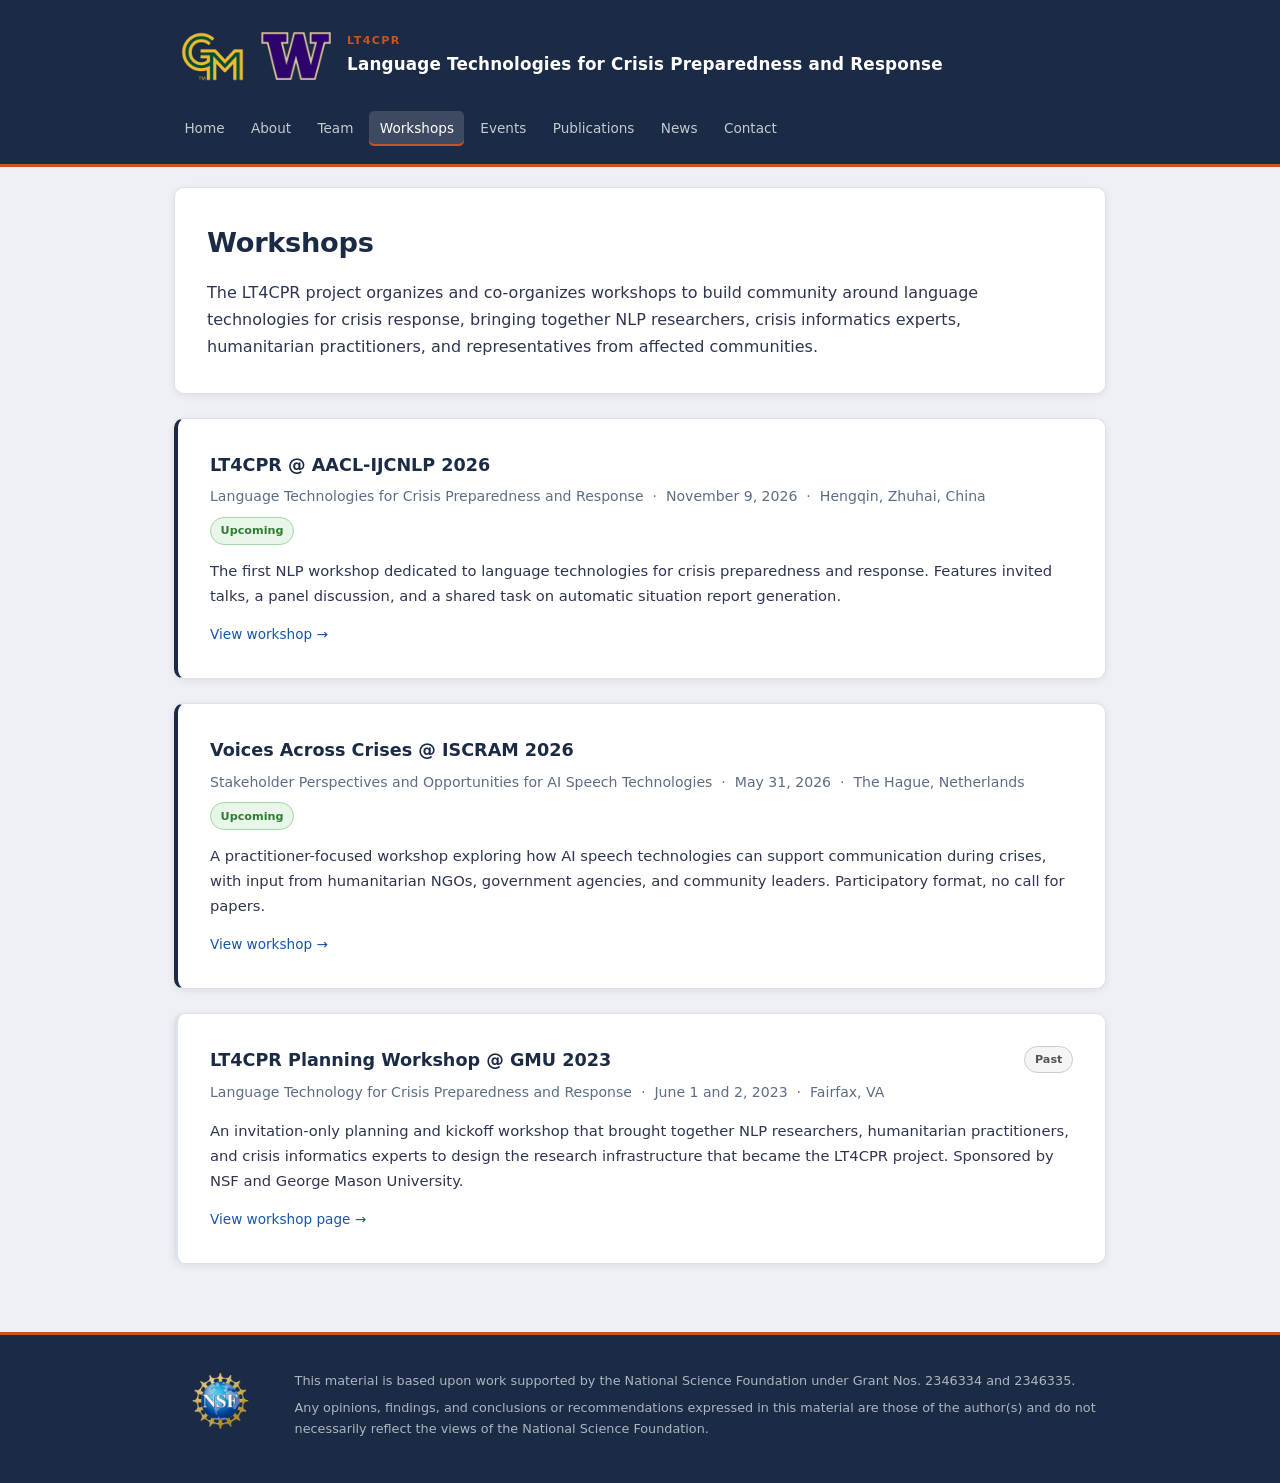
<file: workshops.html>
<!doctype html>
<html lang="en">
<head>
  <meta charset="utf-8" />
  <meta name="viewport" content="width=device-width, initial-scale=1" />
  <title>Workshops | LT4CPR</title>
  <meta name="description" content="Workshops affiliated with the LT4CPR project." />
  <link rel="stylesheet" href="style.css" />
</head>
<body>

<header class="site-header">
  <div class="container">
    <div class="brand">
      <div class="brand-logos">
        <img src="img/George Mason Monogram-1.png" alt="George Mason University" />
        <img src="img/Washington_Huskies_logo.svg.png" alt="University of Washington" />
      </div>
      <div class="brand-text">
        <div class="title">LT4CPR</div>
        <div class="subtitle">Language Technologies for Crisis Preparedness and Response</div>
      </div>
    </div>
    <nav class="nav">
      <a href="index.html">Home</a>
      <a href="about.html">About</a>
      <a href="team.html">Team</a>
      <a href="workshops.html" class="active">Workshops</a>
      <a href="events.html">Events</a>
      <a href="publications.html">Publications</a>
      <a href="news.html">News</a>
      <a href="contact.html">Contact</a>
    </nav>
  </div>
</header>

<main>
  <div class="container">

    <div class="card">
      <h1>Workshops</h1>
      <p>
        The LT4CPR project organizes and co-organizes workshops to build community
        around language technologies for crisis response, bringing together NLP
        researchers, crisis informatics experts, humanitarian practitioners, and
        representatives from affected communities.
      </p>
    </div>

    <a href="workshops/lt4cpr-aacl2026.html" class="card ws-card">
      <div class="ws-card-header">
        <div>
          <h2>LT4CPR @ AACL-IJCNLP 2026</h2>
          <div class="ws-card-meta">Language Technologies for Crisis Preparedness and Response &nbsp;·&nbsp; November 9, 2026 &nbsp;·&nbsp; Hengqin, Zhuhai, China</div>
        </div>
        <span class="tag tag-upcoming">Upcoming</span>
      </div>
      <p class="ws-card-desc">
        The first NLP workshop dedicated to language technologies for crisis preparedness
        and response. Features invited talks, a panel discussion, and a shared task on
        automatic situation report generation.
      </p>
      <div class="ws-card-link">View workshop →</div>
    </a>

    <a href="workshops/voices-across-crises-iscram2026.html" class="card ws-card">
      <div class="ws-card-header">
        <div>
          <h2>Voices Across Crises @ ISCRAM 2026</h2>
          <div class="ws-card-meta">Stakeholder Perspectives and Opportunities for AI Speech Technologies &nbsp;·&nbsp; May 31, 2026 &nbsp;·&nbsp; The Hague, Netherlands</div>
        </div>
        <span class="tag tag-upcoming">Upcoming</span>
      </div>
      <p class="ws-card-desc">
        A practitioner-focused workshop exploring how AI speech technologies can support
        communication during crises, with input from humanitarian NGOs, government agencies,
        and community leaders. Participatory format, no call for papers.
      </p>
      <div class="ws-card-link">View workshop →</div>
    </a>

    <a href="https://nlp.cs.gmu.edu/post/lt4cpr/" target="_blank" rel="noopener" class="card ws-card past">
      <div class="ws-card-header">
        <div>
          <h2>LT4CPR Planning Workshop @ GMU 2023</h2>
          <div class="ws-card-meta">Language Technology for Crisis Preparedness and Response &nbsp;·&nbsp; June 1 and 2, 2023 &nbsp;·&nbsp; Fairfax, VA</div>
        </div>
        <span class="tag tag-past">Past</span>
      </div>
      <p class="ws-card-desc">
        An invitation-only planning and kickoff workshop that brought together NLP researchers,
        humanitarian practitioners, and crisis informatics experts to design the research
        infrastructure that became the LT4CPR project. Sponsored by NSF and George Mason University.
      </p>
      <div class="ws-card-link">View workshop page →</div>
    </a>

  </div>
</main>

<footer class="site-footer">
  <div class="container">
    <div class="footer-inner">
      <img src="img/NSF_Official_logo_Med_Res_600ppi_rectangle.png" alt="NSF" />
      <div>
        <p>This material is based upon work supported by the National Science Foundation
           under Grant Nos. 2346334 and 2346335.</p>
        <p>Any opinions, findings, and conclusions or recommendations expressed in this
           material are those of the author(s) and do not necessarily reflect the views
           of the National Science Foundation.</p>
      </div>
    </div>
  </div>
</footer>

</body>
</html>
</file>
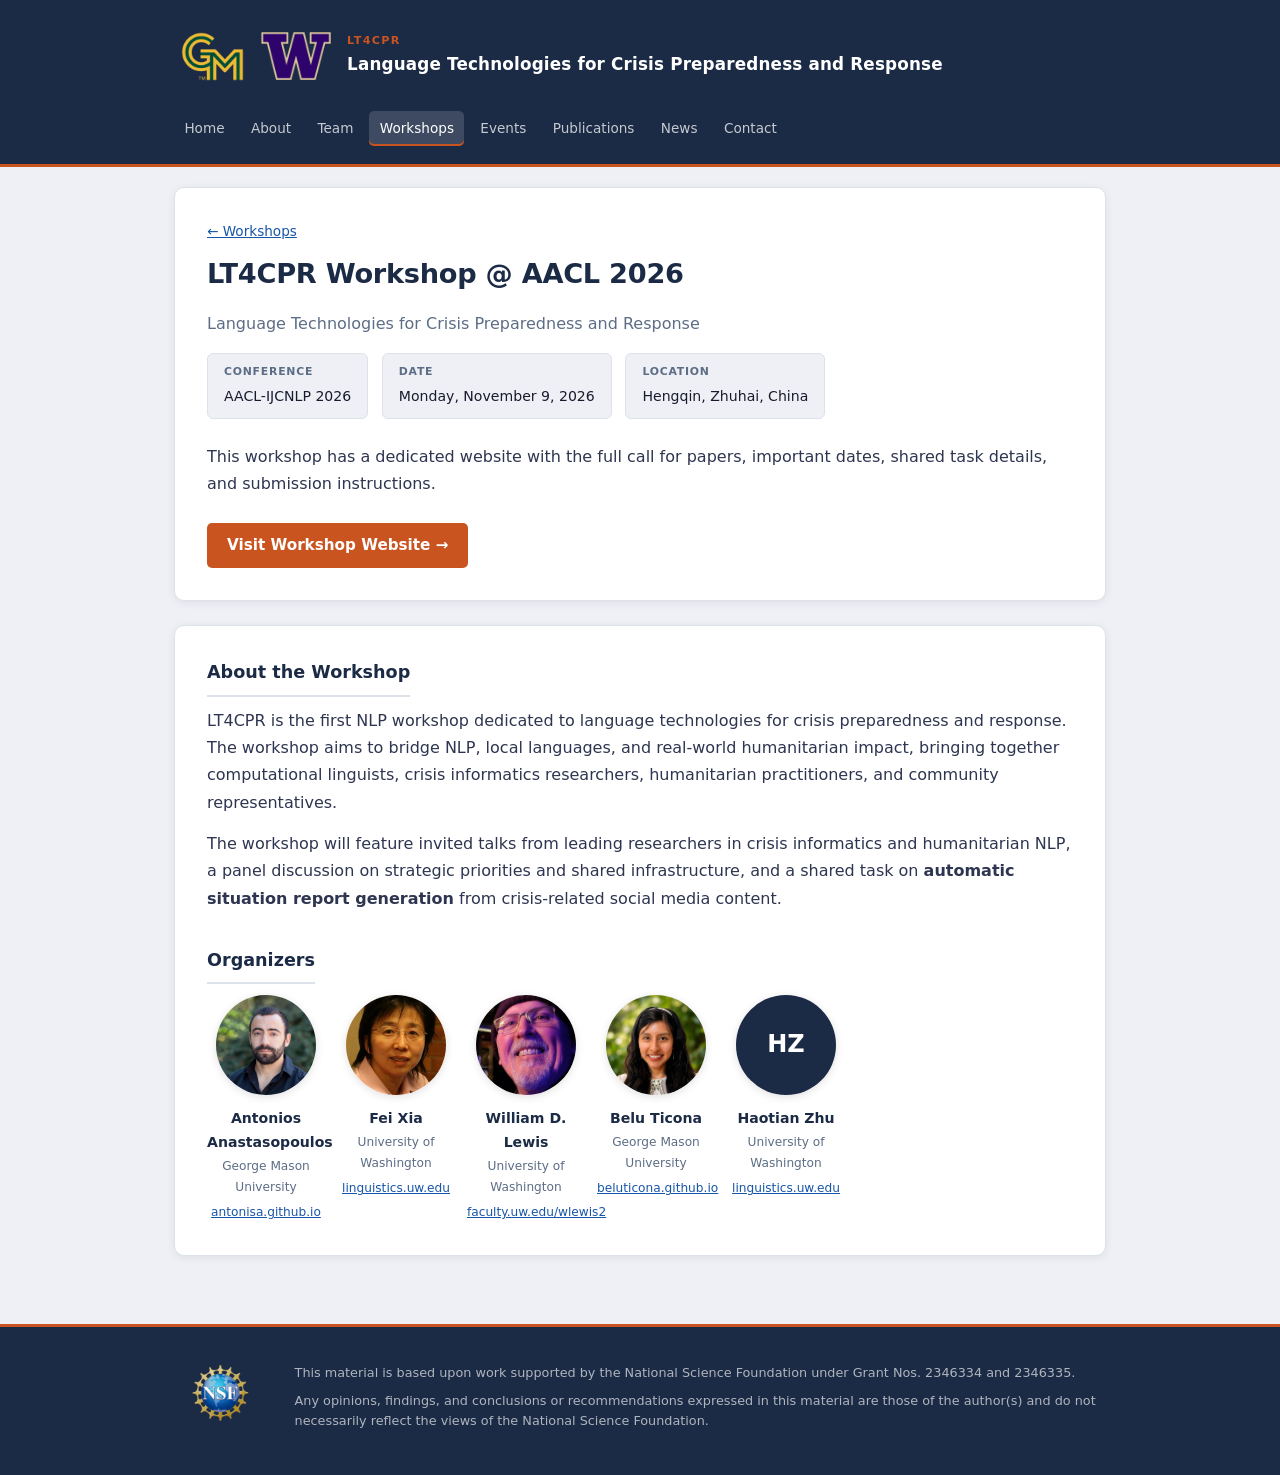
<file: workshops/lt4cpr-aacl2026.html>
<!doctype html>
<html lang="en">
<head>
  <meta charset="utf-8" />
  <meta name="viewport" content="width=device-width, initial-scale=1" />
  <title>LT4CPR Workshop @ AACL 2026 | LT4CPR</title>
  <meta name="description" content="LT4CPR: Language Technologies for Crisis Preparedness and Response. Workshop at AACL-IJCNLP 2026, November 9, Zhuhai, China." />
  <link rel="stylesheet" href="../style.css" />
</head>
<body>

<header class="site-header">
  <div class="container">
    <div class="brand">
      <div class="brand-logos">
        <img src="../img/George Mason Monogram-1.png" alt="George Mason University" />
        <img src="../img/Washington_Huskies_logo.svg.png" alt="University of Washington" />
      </div>
      <div class="brand-text">
        <div class="title">LT4CPR</div>
        <div class="subtitle">Language Technologies for Crisis Preparedness and Response</div>
      </div>
    </div>
    <nav class="nav">
      <a href="../index.html">Home</a>
      <a href="../about.html">About</a>
      <a href="../team.html">Team</a>
      <a href="../workshops.html" class="active">Workshops</a>
      <a href="../events.html">Events</a>
      <a href="../publications.html">Publications</a>
      <a href="../news.html">News</a>
      <a href="../contact.html">Contact</a>
    </nav>
  </div>
</header>

<main>
  <div class="container">

    <div class="card">
      <div style="font-size:.85rem; color:var(--muted); margin-bottom:.5rem;">
        <a href="../workshops.html">← Workshops</a>
      </div>
      <h1>LT4CPR Workshop @ AACL 2026</h1>
      <p style="font-size:1rem; color:var(--muted); margin-bottom:1rem;">
        Language Technologies for Crisis Preparedness and Response
      </p>

      <div class="ws-meta-strip">
        <div class="ws-meta-item">
          <strong>Conference</strong>
          AACL-IJCNLP 2026
        </div>
        <div class="ws-meta-item">
          <strong>Date</strong>
          Monday, November 9, 2026
        </div>
        <div class="ws-meta-item">
          <strong>Location</strong>
          Hengqin, Zhuhai, China
        </div>
      </div>

      <p style="margin-top:1rem;">
        This workshop has a dedicated website with the full call for papers, important
        dates, shared task details, and submission instructions.
      </p>

      <a href="https://lt4cpr.github.io/aacl2026-workshop-LT4CPR/" target="_blank"
         style="display:inline-block; margin-top:.75rem; background:var(--orange); color:#fff;
                padding:.6rem 1.25rem; border-radius:5px; text-decoration:none;
                font-weight:600; font-size:.95rem;">
        Visit Workshop Website →
      </a>
    </div>

    <div class="card">
      <h2>About the Workshop</h2>
      <p>
        LT4CPR is the first NLP workshop dedicated to language technologies for crisis
        preparedness and response. The workshop aims to bridge NLP, local languages,
        and real-world humanitarian impact, bringing together computational linguists,
        crisis informatics researchers, humanitarian practitioners, and community
        representatives.
      </p>
      <p>
        The workshop will feature invited talks from leading researchers in crisis
        informatics and humanitarian NLP, a panel discussion on strategic priorities
        and shared infrastructure, and a shared task on
        <strong>automatic situation report generation</strong> from crisis-related
        social media content.
      </p>

      <h2 style="margin-top:1.25rem;">Organizers</h2>
      <div class="team-grid">
        <div class="person">
          <img src="../img/anastasopoulos.jpg" alt="Antonios Anastasopoulos" />
          <div class="name">Antonios Anastasopoulos</div>
          <div class="inst">George Mason University</div>
          <a class="web" href="https://antonisa.github.io" target="_blank">antonisa.github.io</a>
        </div>
        <div class="person">
          <img src="../img/fei-xia.jpg" alt="Fei Xia" />
          <div class="name">Fei Xia</div>
          <div class="inst">University of Washington</div>
          <a class="web" href="https://linguistics.washington.edu/people/fei-xia" target="_blank">linguistics.uw.edu</a>
        </div>
        <div class="person">
          <img src="../img/Will-Lewis.jpg" alt="William D. Lewis" />
          <div class="name">William D. Lewis</div>
          <div class="inst">University of Washington</div>
          <a class="web" href="https://faculty.washington.edu/wlewis2/" target="_blank">faculty.uw.edu/wlewis2</a>
        </div>
        <div class="person">
          <div class="photo-zoom"><img src="../img/belu_ticona.PNG" alt="Belu Ticona" /></div>
          <div class="name">Belu Ticona</div>
          <div class="inst">George Mason University</div>
          <a class="web" href="https://beluticona.github.io/" target="_blank">beluticona.github.io</a>
        </div>
        <div class="person">
          <div class="photo-placeholder">HZ</div>
          <div class="name">Haotian Zhu</div>
          <div class="inst">University of Washington</div>
          <a class="web" href="https://linguistics.washington.edu/people/haotian-zhu" target="_blank">linguistics.uw.edu</a>
        </div>
      </div>
    </div>

  </div>
</main>

<footer class="site-footer">
  <div class="container">
    <div class="footer-inner">
      <img src="../img/NSF_Official_logo_Med_Res_600ppi_rectangle.png" alt="NSF" />
      <div>
        <p>This material is based upon work supported by the National Science Foundation
           under Grant Nos. 2346334 and 2346335.</p>
        <p>Any opinions, findings, and conclusions or recommendations expressed in this
           material are those of the author(s) and do not necessarily reflect the views
           of the National Science Foundation.</p>
      </div>
    </div>
  </div>
</footer>

</body>
</html>
</file>
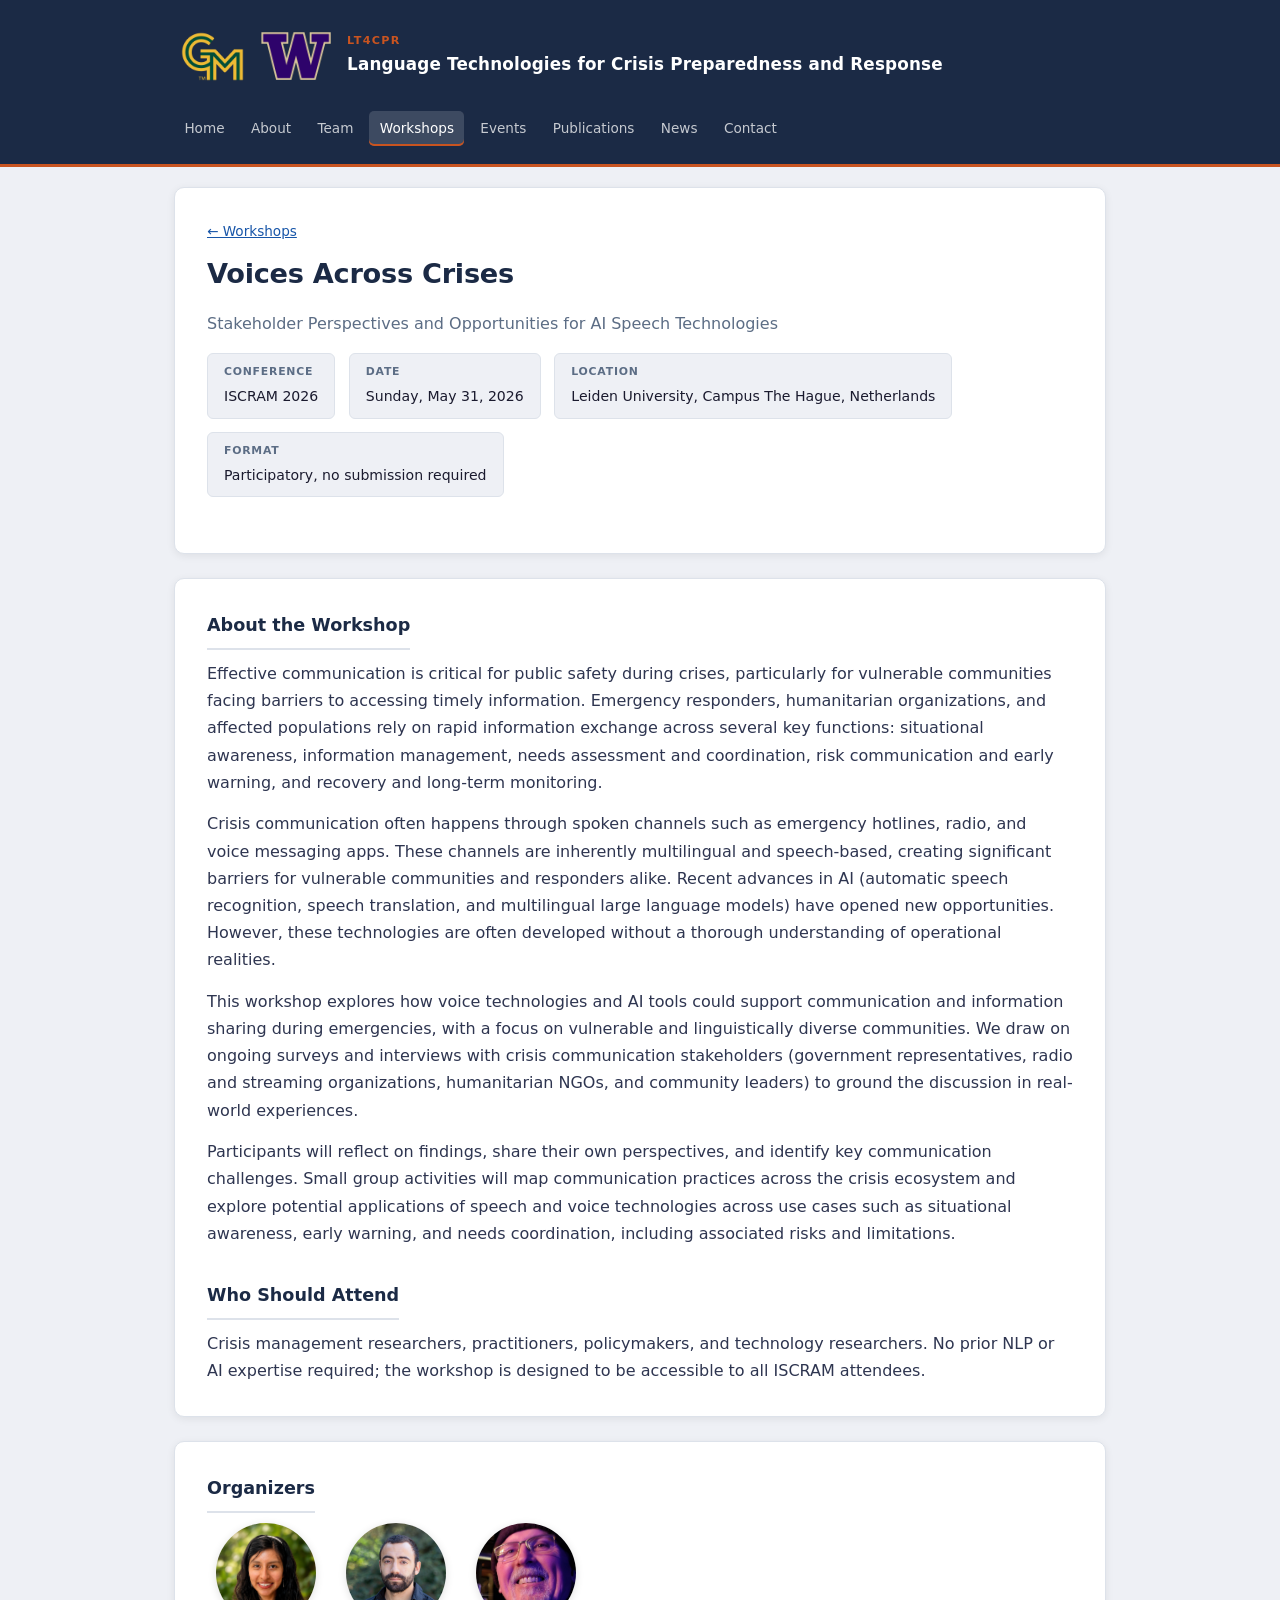
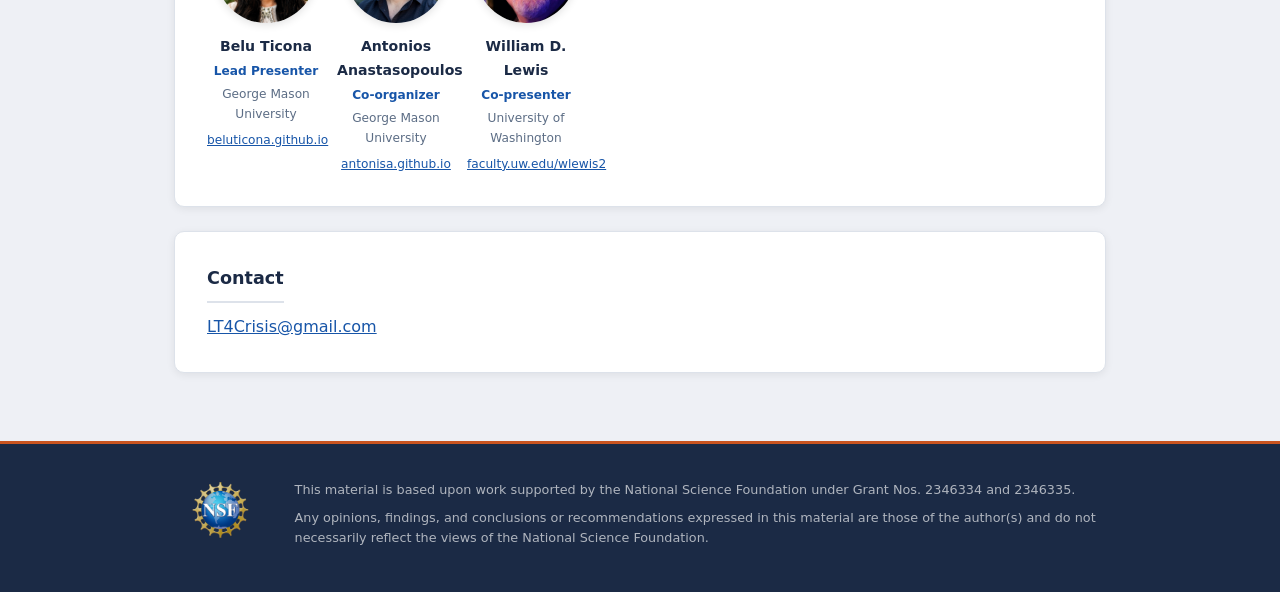
<file: workshops/voices-across-crises-iscram2026.html>
<!doctype html>
<html lang="en">
<head>
  <meta charset="utf-8" />
  <meta name="viewport" content="width=device-width, initial-scale=1" />
  <title>Voices Across Crises — ISCRAM 2026 | LT4CPR</title>
  <meta name="description" content="Voices Across Crises: Stakeholder Perspectives and Opportunities for AI Speech Technologies. Workshop at ISCRAM 2026, May 31, The Hague." />
  <link rel="stylesheet" href="../style.css" />
</head>
<body>

<header class="site-header">
  <div class="container">
    <div class="brand">
      <div class="brand-logos">
        <img src="../img/George Mason Monogram-1.png" alt="George Mason University" />
        <img src="../img/Washington_Huskies_logo.svg.png" alt="University of Washington" />
      </div>
      <div class="brand-text">
        <div class="title">LT4CPR</div>
        <div class="subtitle">Language Technologies for Crisis Preparedness and Response</div>
      </div>
    </div>
    <nav class="nav">
      <a href="../index.html">Home</a>
      <a href="../about.html">About</a>
      <a href="../team.html">Team</a>
      <a href="../workshops.html" class="active">Workshops</a>
      <a href="../events.html">Events</a>
      <a href="../publications.html">Publications</a>
      <a href="../news.html">News</a>
      <a href="../contact.html">Contact</a>
    </nav>
  </div>
</header>

<main>
  <div class="container">

    <div class="card">
      <div style="font-size:.85rem; color:var(--muted); margin-bottom:.5rem;">
        <a href="../workshops.html">← Workshops</a>
      </div>
      <h1>Voices Across Crises</h1>
      <p style="font-size:1rem; color:var(--muted); margin-bottom:1rem;">
        Stakeholder Perspectives and Opportunities for AI Speech Technologies
      </p>

      <div class="ws-meta-strip">
        <div class="ws-meta-item">
          <strong>Conference</strong>
          ISCRAM 2026
        </div>
        <div class="ws-meta-item">
          <strong>Date</strong>
          Sunday, May 31, 2026
        </div>
        <div class="ws-meta-item">
          <strong>Location</strong>
          Leiden University, Campus The Hague, Netherlands
        </div>
        <div class="ws-meta-item">
          <strong>Format</strong>
          Participatory, no submission required
        </div>
      </div>
    </div>

    <div class="card">
      <h2>About the Workshop</h2>
      <p>
        Effective communication is critical for public safety during crises, particularly
        for vulnerable communities facing barriers to accessing timely information.
        Emergency responders, humanitarian organizations, and affected populations rely
        on rapid information exchange across several key functions: situational awareness,
        information management, needs assessment and coordination, risk communication and
        early warning, and recovery and long-term monitoring.
      </p>
      <p>
        Crisis communication often happens through spoken channels such as emergency
        hotlines, radio, and voice messaging apps. These channels are inherently
        multilingual and speech-based, creating significant barriers for vulnerable
        communities and responders alike. Recent advances in AI (automatic
        speech recognition, speech translation, and multilingual large language models)
        have opened new opportunities. However, these technologies are often developed
        without a thorough understanding of operational realities.
      </p>
      <p>
        This workshop explores how voice technologies and AI tools could support
        communication and information sharing during emergencies, with a focus on
        vulnerable and linguistically diverse communities. We draw on ongoing surveys
        and interviews with crisis communication stakeholders (government
        representatives, radio and streaming organizations, humanitarian NGOs, and
        community leaders) to ground the discussion in real-world experiences.
      </p>
      <p>
        Participants will reflect on findings, share their own perspectives, and identify
        key communication challenges. Small group activities will map communication
        practices across the crisis ecosystem and explore potential applications of
        speech and voice technologies across use cases such as situational awareness,
        early warning, and needs coordination, including associated risks and limitations.
      </p>

      <h2 style="margin-top:1.25rem;">Who Should Attend</h2>
      <p>
        Crisis management researchers, practitioners, policymakers, and technology
        researchers. No prior NLP or AI expertise required; the workshop is designed
        to be accessible to all ISCRAM attendees.
      </p>
    </div>

    <div class="card">
      <h2>Organizers</h2>
      <div class="team-grid" style="max-width:480px;">
        <div class="person">
          <div class="photo-zoom"><img src="../img/belu_ticona.PNG" alt="Belu Ticona" /></div>
          <div class="name">Belu Ticona</div>
          <div class="role">Lead Presenter</div>
          <div class="inst">George Mason University</div>
          <a class="web" href="https://beluticona.github.io/" target="_blank">beluticona.github.io</a>
        </div>
        <div class="person">
          <img src="../img/anastasopoulos.jpg" alt="Antonios Anastasopoulos" />
          <div class="name">Antonios Anastasopoulos</div>
          <div class="role">Co-organizer</div>
          <div class="inst">George Mason University</div>
          <a class="web" href="https://antonisa.github.io" target="_blank">antonisa.github.io</a>
        </div>
        <div class="person">
          <img src="../img/Will-Lewis.jpg" alt="William D. Lewis" />
          <div class="name">William D. Lewis</div>
          <div class="role">Co-presenter</div>
          <div class="inst">University of Washington</div>
          <a class="web" href="https://faculty.washington.edu/wlewis2/" target="_blank">faculty.uw.edu/wlewis2</a>
        </div>
      </div>
    </div>

    <div class="card">
      <h2>Contact</h2>
      <p><a href="mailto:LT4Crisis@gmail.com">LT4Crisis@gmail.com</a></p>
    </div>

  </div>
</main>

<footer class="site-footer">
  <div class="container">
    <div class="footer-inner">
      <img src="../img/NSF_Official_logo_Med_Res_600ppi_rectangle.png" alt="NSF" />
      <div>
        <p>This material is based upon work supported by the National Science Foundation
           under Grant Nos. 2346334 and 2346335.</p>
        <p>Any opinions, findings, and conclusions or recommendations expressed in this
           material are those of the author(s) and do not necessarily reflect the views
           of the National Science Foundation.</p>
      </div>
    </div>
  </div>
</footer>

</body>
</html>
</file>
<file: style.css>
/* Variables */
:root {
  --navy:      #1b2a45;
  --orange:    #c95420;
  --blue:      #1755a8;
  --bg:        #eef0f5;
  --card:      #ffffff;
  --border:    #dde2ea;
  --text:      #1a1a2e;
  --muted:     #5c6d85;
  --radius:    10px;
  --shadow:    0 2px 8px rgba(0,0,0,.07);
  --shadow-md: 0 6px 20px rgba(0,0,0,.10);
  --max-w:     980px;
  --gmu:       #006633;
  --uw:        #4b2e83;
}

/* Reset */
*, *::before, *::after { box-sizing: border-box; margin: 0; padding: 0; }
html { background: var(--bg); }
body { font-family: system-ui, -apple-system, BlinkMacSystemFont, "Segoe UI", sans-serif;
       background: var(--bg); color: var(--text); line-height: 1.7; font-size: 1rem;
       min-height: 100vh; display: flex; flex-direction: column; }
a { color: var(--blue); }
a:hover { text-decoration: underline; }
img { max-width: 100%; display: block; }

/* Layout */
.container { max-width: var(--max-w); margin: 0 auto; padding: 0 1.5rem; }
main { padding: 1.25rem 0 .75rem; flex: 1; }

/* Header */
.site-header { background: var(--navy); color: #fff; padding: 1.1rem 0;
               border-bottom: 3px solid var(--orange); }
.site-header .container { display: flex; align-items: center;
                           justify-content: space-between; gap: 1rem; flex-wrap: wrap; }
.brand { display: flex; align-items: center; gap: 1rem; }
.brand-logos { display: flex; align-items: center; gap: .65rem; }
.brand-logos { align-items: center; }
.brand-logos img { width: auto; object-fit: contain; opacity: .92; vertical-align: middle; }
.brand-logos img:first-child { height: 77px; }
.brand-logos img:last-child  { height: 48px; }
.brand-text .title   { font-size: .7rem; font-weight: 700; color: var(--orange);
                        letter-spacing: .12em; text-transform: uppercase; line-height: 1.2; }
.brand-text .subtitle { font-size: 1.05rem; font-weight: 700; color: #fff;
                         margin-top: .2rem; letter-spacing: .01em; }
.nav { display: flex; gap: .35rem; flex-wrap: wrap; }
.nav a { color: rgba(255,255,255,.75); text-decoration: none;
         padding: .4rem .65rem; border-radius: 5px; font-size: .85rem;
         font-weight: 500; transition: background .12s, color .12s; }
.nav a:hover { background: rgba(255,255,255,.12); color: #fff; }
.nav a.active { color: #fff; background: rgba(255,255,255,.15);
                box-shadow: inset 0 -2px 0 var(--orange); }

/* Cards */
.card { background: var(--card); border: 1px solid var(--border);
        border-radius: var(--radius); padding: 2rem;
        box-shadow: var(--shadow); margin-bottom: 1.5rem;
        transition: box-shadow .18s; }
.card:hover { box-shadow: var(--shadow-md); }
.card h1 { font-size: 1.7rem; font-weight: 800; margin-bottom: .8rem;
           color: var(--navy); letter-spacing: -.01em; }
.card h2 { font-size: 1.1rem; font-weight: 700; margin-bottom: .65rem;
           color: var(--navy); padding-bottom: .4rem;
           border-bottom: 2px solid var(--border); display: inline-block; }
.card h3 { font-size: 1rem; font-weight: 600; margin-bottom: .5rem; color: var(--navy); }
.card p  { margin-bottom: .9rem; color: #2e3550; }
.card p:last-child { margin-bottom: 0; }
.card ul { padding-left: 1.3rem; }
.card ul li { margin-bottom: .45rem; }

/* Banner */
.banner { background: #fff8f0; border: 1px solid #f0b97a;
          border-radius: var(--radius); padding: .9rem 1.25rem;
          margin-bottom: 1.5rem; font-size: .93rem; }

/* Callouts */
.callouts { display: flex; gap: .85rem; flex-wrap: wrap; margin-top: 1.4rem; }
.callout  { background: var(--bg); border: 1px solid var(--border);
            border-top: 3px solid var(--navy);
            border-radius: 6px; padding: .65rem 1rem; min-width: 130px; }
.callout .label { font-size: .68rem; text-transform: uppercase;
                  letter-spacing: .07em; color: var(--muted); font-weight: 600; }
.callout .value { font-weight: 700; font-size: .9rem; margin-top: .15rem;
                  color: var(--navy); }

/* Grid */
.grid { display: grid; grid-template-columns: 1fr 1fr; gap: 1.5rem; margin-bottom: 1.5rem; }
@media (max-width: 640px) { .grid { grid-template-columns: 1fr; } }

/* Highlight boxes (Home) */
.highlight-boxes { display: grid; grid-template-columns: 1fr 1fr;
                   gap: 1.25rem; margin: 1.5rem 0; }
@media (max-width: 700px) { .highlight-boxes { grid-template-columns: 1fr 1fr !important; } }
@media (max-width: 420px) { .highlight-boxes { grid-template-columns: 1fr !important; } }
.highlight-box { background: var(--card); border: 1px solid var(--border);
                 border-radius: var(--radius); padding: 1.75rem; text-align: center;
                 text-decoration: none; color: var(--text);
                 box-shadow: var(--shadow); transition: box-shadow .18s, transform .18s; }
.highlight-box:hover { box-shadow: var(--shadow-md); transform: translateY(-3px);
                        text-decoration: none; }
.highlight-box .hb-icon { margin-bottom: .75rem; color: var(--navy); }
.highlight-box .hb-icon svg { width: 36px; height: 36px; }
.highlight-box h3  { font-size: 1.05rem; font-weight: 700; color: var(--navy);
                     margin-bottom: .35rem; }
.highlight-box p   { font-size: .85rem; color: var(--muted); margin: 0; }

/* Section heading */
.section-title { font-size: 1.25rem; font-weight: 700; color: var(--navy);
                 margin-bottom: 1rem; padding-bottom: .4rem;
                 border-bottom: 2px solid var(--border); display: inline-block; }

/* Team */
.team-columns { display: grid; grid-template-columns: 1fr 1fr; gap: 1.5rem; }
@media (max-width: 1000px) { .team-columns { grid-template-columns: 1fr; } }
.team-group { background: var(--card); border: 1px solid var(--border);
              border-radius: var(--radius); padding: 1.75rem;
              box-shadow: var(--shadow); }
.team-group.gmu { border-top: 4px solid var(--gmu); }
.team-group.uw  { border-top: 4px solid var(--uw); }
.team-group-header { display: flex; align-items: center; gap: .75rem;
                     margin-bottom: 1.25rem; padding-bottom: .6rem;
                     border-bottom: 1px solid var(--border); }
.team-group-header img { width: auto; object-fit: contain; }
.team-group.gmu .team-group-header img { height: 50px; }
.team-group.uw  .team-group-header img { height: 40px; }
.team-group-header h2 { font-size: 1rem; font-weight: 700; color: var(--navy);
                        margin: 0; border: none; padding: 0; display: block; }
.team-grid { display: flex; flex-wrap: wrap; gap: .75rem; justify-content: flex-start; }
.person { text-align: center; width: 118px; flex: 0 0 118px; }
.person img { width: 100px; height: 100px; border-radius: 50%;
              object-fit: cover; margin: 0 auto .75rem;
              box-shadow: 0 2px 8px rgba(0,0,0,.12); }
.photo-zoom { width: 100px; height: 100px; border-radius: 50%; overflow: hidden;
              margin: 0 auto .75rem; box-shadow: 0 2px 8px rgba(0,0,0,.12); }
.photo-zoom img { width: 100%; height: 100%; border-radius: 0; margin: 0;
                  object-fit: cover; object-position: center 10%;
                  transform: scale(1.3); transform-origin: center 15%; }
.person .photo-placeholder { width: 100px; height: 100px; border-radius: 50%;
                              background: var(--navy); color: #fff;
                              display: flex; align-items: center; justify-content: center;
                              font-size: 1.5rem; font-weight: 700; margin: 0 auto .75rem;
                              box-shadow: 0 2px 8px rgba(0,0,0,.12); }
.person .name   { font-weight: 700; font-size: .88rem; color: var(--navy); }
.person .role   { font-size: .76rem; color: var(--blue); margin-top: .15rem;
                  font-weight: 600; }
.person .inst   { font-size: .76rem; color: var(--muted); margin-top: .1rem; }
.person .web    { font-size: .76rem; display: block; margin-top: .3rem; }

/* Partners logos */
.partner-logos { display: flex; align-items: center;
                 gap: 2rem; flex-wrap: wrap; margin-top: 1rem; }
.partner-logos img { height: 48px; width: auto; object-fit: contain; }

/* Events table */
.table-wrap { overflow-x: auto; -webkit-overflow-scrolling: touch; }
.events-table { width: 100%; border-collapse: collapse; font-size: .9rem; }
.events-table th { text-align: left; padding: .55rem .85rem; background: var(--bg);
                   border-bottom: 2px solid var(--border); font-size: .72rem;
                   text-transform: uppercase; letter-spacing: .06em; color: var(--muted);
                   font-weight: 700; }
.events-table td { padding: .7rem .85rem; border-bottom: 1px solid var(--border);
                   vertical-align: middle; }
.events-table td:first-child { width: 100px; white-space: nowrap; }
.events-table td:nth-child(2) { max-width: 260px; }
.events-table tr:last-child td { border-bottom: none; }
.events-table tbody tr:hover { background: #f8fafc; }

.tag { display: inline-block; font-size: .7rem; padding: .2rem .6rem;
       border-radius: 20px; font-weight: 700; white-space: nowrap; }
.tag-bof      { background: #e8f0fb; color: #1755a8; border: 1px solid #b8cff5; }
.tag-workshop { background: #fff0e8; color: #c95420; border: 1px solid #f5c4a8; }
.tag-paper    { background: #edf7f0; color: #1e7a40; border: 1px solid #a8dbb8; }
.tag-talk     { background: #f5f0fb; color: #6b3fa0; border: 1px solid #d0b8f5; }
.tag-default  { background: var(--bg); color: var(--muted); border: 1px solid var(--border); }

/* Publications */
.pub { border-left: 3px solid var(--blue); padding: .6rem 0 .6rem 1rem;
       margin-bottom: 1.4rem; }
.pub .pub-title   { font-weight: 700; font-size: .95rem; color: var(--navy); }
.pub .pub-authors { font-size: .84rem; color: var(--muted); margin: .25rem 0; }
.pub .pub-venue   { font-size: .84rem; font-style: italic; color: var(--muted); }
.pub .pub-links   { margin-top: .45rem; font-size: .82rem; display: flex; gap: .5rem;
                    flex-wrap: wrap; }
.pub .pub-links a { background: var(--bg); border: 1px solid var(--border);
                    border-radius: 4px; padding: .15rem .5rem; text-decoration: none;
                    color: var(--blue); font-weight: 500; transition: background .12s; }
.pub .pub-links a:hover { background: #dde8f7; text-decoration: none; }

/* News */
.news-post { margin-bottom: 1.75rem; padding-bottom: 1.75rem;
             border-bottom: 1px solid var(--border); }
.news-post:last-child { border-bottom: none; padding-bottom: 0; }
.news-post .news-date { font-size: .72rem; color: var(--muted);
                         text-transform: uppercase; letter-spacing: .08em;
                         font-weight: 700; }
.news-post h3 { font-size: 1.08rem; margin: .35rem 0 .6rem; color: var(--navy);
                font-weight: 700; }
.news-post p  { font-size: .92rem; color: #3a3a4a; margin-bottom: .5rem; }

/* Workshop index cards */
.ws-card { border-left: 4px solid var(--navy); cursor: pointer; text-decoration: none;
           display: block; color: var(--text); }
.ws-card:hover { text-decoration: none; }
.ws-card.past { border-left-color: var(--border); }
.ws-card-header { display: flex; justify-content: space-between;
                  align-items: flex-start; flex-wrap: wrap; gap: .5rem; }
.ws-card-header h2 { margin-bottom: .3rem; border: none; padding: 0; display: block; }
.ws-card-meta { font-size: .88rem; color: var(--muted); margin-top: .2rem; }
.ws-card-desc { margin-top: .85rem; font-size: .92rem; }
.ws-card-link { font-size: .85rem; color: var(--blue); margin-top: .5rem; }
.tag-upcoming { background: #e8f5e9; color: #2e7d32; border: 1px solid #a5d6a7; }
.tag-past     { background: #f5f5f5; color: #555;    border: 1px solid #ccc; }

/* Workshop page */
.ws-meta-strip { display: flex; gap: .85rem; flex-wrap: wrap; margin: 1rem 0 1.5rem; }
.ws-meta-item  { background: var(--bg); border-radius: 6px; padding: .55rem 1rem;
                 font-size: .88rem; border: 1px solid var(--border); }
.ws-meta-item strong { display: block; font-size: .68rem; text-transform: uppercase;
                        letter-spacing: .07em; color: var(--muted); margin-bottom: .2rem;
                        font-weight: 700; }

/* Footer */
.site-footer { background: var(--navy); color: rgba(255,255,255,.65);
               padding: 2.25rem 0; margin-top: 2rem; font-size: .8rem;
               border-top: 3px solid var(--orange); }
.footer-inner { display: flex; align-items: flex-start; gap: 1.75rem; flex-wrap: wrap; }
.footer-inner > div { flex: 1; min-width: 0; }
.site-footer img { height: 60px; width: auto; flex-shrink: 0; }
.site-footer p { margin-bottom: .45rem; line-height: 1.6; }
.site-footer a { color: rgba(255,255,255,.85); }

/* Grant table */
.grant-table { width: 100%; border-collapse: collapse; font-size: .9rem; margin: 1rem 0; }
.grant-table th { background: var(--bg); padding: .55rem .85rem;
                  border: 1px solid var(--border); font-size: .74rem;
                  text-transform: uppercase; letter-spacing: .05em; color: var(--muted);
                  font-weight: 700; }
.grant-table td { padding: .6rem .85rem; border: 1px solid var(--border);
                  vertical-align: top; }
.grant-table td:first-child { font-weight: 600; color: var(--navy);
                               background: var(--bg); width: 28%; }

/* Responsive */
@media (max-width: 640px) {
  .site-header .container { flex-direction: column; align-items: flex-start; }
  .callouts { flex-direction: column; }
  .footer-inner { flex-direction: column; }
  .col-venue { display: none; }
  .events-table th, .events-table td { padding: .5rem .5rem; font-size: .82rem; }
  .events-table td:first-child { width: 90px; }
  .card { padding: 1.25rem; }
}
</file>
